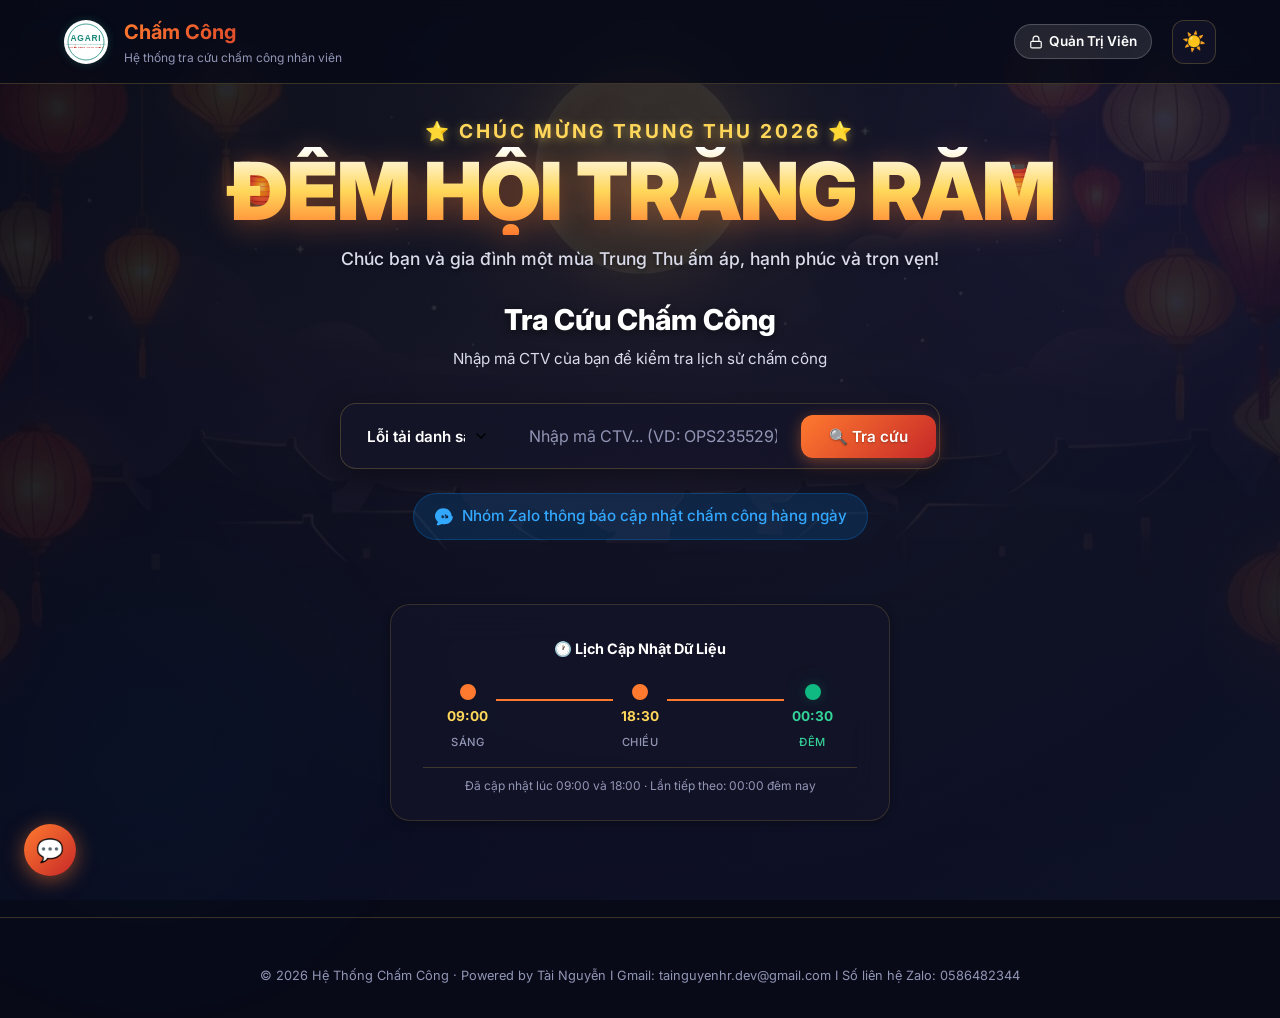
<file: index.html>
<!DOCTYPE html>
<html lang="vi" data-theme="dark">
<head>
  <meta charset="UTF-8">
  <meta name="viewport" content="width=device-width, initial-scale=1.0">
  <meta name="description" content="Hệ thống tra cứu chấm công nhân viên - Kiểm tra ngày đi làm, giờ vào ra, thống kê chuyên cần.">
  <title>Tra Cứu Chấm Công</title>
  <link rel="stylesheet" href="style.css">
  <link rel="icon" href="data:image/svg+xml,<svg xmlns='http://www.w3.org/2000/svg' viewBox='0 0 100 100'><text y='.9em' font-size='90'>📋</text></svg>">
</head>
<body>

  <!-- Mid Autumn Background Elements -->
  <div class="mid-autumn-overlay"></div>


  <!-- Header -->
  <header class="header" id="header">
    <div class="container">
      <div class="header__brand">
        <img src="logo-agari.svg" alt="AGARI" class="header__logo-img">
        <div>
          <div class="header__title">Chấm Công</div>
          <div class="header__subtitle">Hệ thống tra cứu chấm công nhân viên</div>
        </div>
      </div>
      <div class="header__actions">
        <a href="admin.html" class="btn btn--sm" style="background: rgba(255, 255, 255, 0.1); border: 1px solid rgba(255, 255, 255, 0.2); border-radius: 50px; font-size: 0.85rem; padding: 6px 14px; margin-right: 12px; text-decoration: none; display: inline-flex; align-items: center; gap: 6px; color: var(--text-primary); transition: all 0.3s ease;" onmouseover="this.style.background='rgba(255, 255, 255, 0.2)'" onmouseout="this.style.background='rgba(255, 255, 255, 0.1)'">
          <svg width="14" height="14" viewBox="0 0 24 24" fill="none" stroke="currentColor" stroke-width="2" stroke-linecap="round" stroke-linejoin="round"><rect x="3" y="11" width="18" height="11" rx="2" ry="2"></rect><path d="M7 11V7a5 5 0 0 1 10 0v4"></path></svg>
          Quản Trị Viên
        </a>
        <button class="theme-toggle" id="themeToggle" title="Đổi giao diện" aria-label="Toggle theme">
          🌙
        </button>
      </div>
    </div>
  </header>

  <!-- Announcement Banner -->
  <div class="announcement" id="announcementBanner" style="display: none;">
    <div class="container">
      <div class="announcement__inner">
        <div class="announcement__icon" id="announcementIcon">📢</div>
        <div class="announcement__content">
          <div class="announcement__title" id="announcementTitle"></div>
          <div class="announcement__message" id="announcementMessage"></div>
          <div class="announcement__time" id="announcementTime"></div>
        </div>
        <button class="announcement__close" id="announcementClose" aria-label="Đóng thông báo">✕</button>
      </div>
    </div>
  </div>

  <!-- Toast Container -->
  <div class="toast-container" id="toastContainer"></div>

  <!-- Day Detail Overlay -->
  <div class="day-detail__overlay" id="dayDetailOverlay"></div>

  <!-- Day Detail Popup -->
  <div class="day-detail" id="dayDetailPopup">
    <div class="day-detail__header">
      <div class="day-detail__title" id="dayDetailTitle"></div>
      <button class="day-detail__close" id="dayDetailClose" aria-label="Close">✕</button>
    </div>
    <div id="dayDetailContent"></div>
  </div>

  <main>
    <!-- Notice Screen (shown when no Google Sheets URL configured) -->
    <div class="setup-screen" id="setupScreen" style="display: none;">
      <div class="setup-screen__icon">🔒</div>
      <h1 class="setup-screen__title">Hệ thống chưa được cấu hình</h1>
      <p class="setup-screen__desc">
        Hệ thống chấm công chưa được kết nối dữ liệu. 
        Vui lòng liên hệ quản trị viên để được hỗ trợ cài đặt.
      </p>
    </div>

    <!-- Search Section -->
    <section class="search-section" id="searchSection" style="display: none;">
      <div class="container">

    
    <!-- Mid Autumn Banner -->
    <div class="ma-banner-container">
      <div class="ma-decor-left">🏮</div>
      <div class="ma-decor-right">🏮</div>
      <div class="ma-banner">
        <div class="ma-subtitle">⭐ CHÚC MỪNG TRUNG THU 2026 ⭐</div>
        <div class="ma-title">ĐÊM HỘI TRĂNG RẰM</div>
        <div class="ma-years">Chúc bạn và gia đình một mùa Trung Thu ấm áp, hạnh phúc và trọn vẹn!</div>
      </div>
      <div class="ma-search-title">
        <h3>Tra Cứu Chấm Công</h3>
        <p>Nhập mã CTV của bạn để kiểm tra lịch sử chấm công</p>
      </div>
    </div>

<!-- <h2 class="search-section__title">Tra Cứu Chấm Công</h2> -->
        <!-- <p class="search-section__subtitle">Nhập mã CTV của bạn để kiểm tra lịch sử chấm công</p> -->

        <div class="search-box">
          <select id="regionSelect" class="search-box__select">
            <option value="">Đang tải...</option>
          </select>
          
          <div class="search-box__divider"></div>

          <input 
            type="text" 
            class="search-box__input" 
            id="searchInput" 
            placeholder="Nhập mã CTV... (VD: OPS235529)"
            autocomplete="off"
            spellcheck="false"
          >
          
          <button class="search-box__btn" id="searchBtn" onclick="handleSearch()">
            <span class="search-box__btn-text">🔍 Tra cứu</span>
            <div class="spinner"></div>
          </button>
        </div>

        <!-- Zalo Notice -->
        <div class="zalo-notice" style="margin-top: 24px; text-align: center; animation: fadeInUp 0.4s ease-out 0.2s both;">
          <a href="https://zalo.me/g/pndcktzuttumslejcahl" target="_blank" class="zalo-link" title="Tham gia nhóm Zalo">
            <svg width="20" height="20" viewBox="0 0 24 24" fill="currentColor">
              <path d="M21.2 12.1C21.2 7 16.8 2.8 11.2 2.8 5.6 2.8 1.2 7 1.2 12.1c0 2.7 1.3 5 3.3 6.6.1.8-.3 2.1-1.2 3.6a.5.5 0 00.4.8c2.6.2 4.4-.8 5.4-1.5 1.1.3 2.3.4 3.5.4 5.6 0 10-4.2 10-9.3zm-15.3 1.7h4v-1.2h-2.3l2.4-3v-.9h-3.9v1.2h2.2l-2.4 3v.9zm6.1-1a1.8 1.8 0 11-3.6 0 1.8 1.8 0 013.6 0zm1-3h1.3v4.9h-1.3V9.8zm4.2 3a1.8 1.8 0 11-3.6 0 1.8 1.8 0 013.6 0z" />
            </svg>
            Nhóm Zalo thông báo cập nhật chấm công hàng ngày
          </a>
        </div>

        <!-- Recent Searches -->
        <div class="recent-searches" id="recentSearches" style="display: none;">
          <span class="recent-searches__label">Gần đây:</span>
        </div>

        <!-- Data Status -->
        <div class="data-status" id="dataStatus" style="display: none;">
          <span class="data-status__text" id="dataStatusText"></span>
          <button class="data-status__refresh" id="refreshBtn" onclick="refreshData()" title="Làm mới dữ liệu">🔄 Làm mới</button>
        </div>
      </div>
    </section>

    <!-- Results Section -->
    <section class="results-section" id="resultsSection" style="display: none;">
      <div class="container">

        <!-- Profile Card -->
        <div class="profile-card" id="profileCard">
          <div class="profile-card__avatar" id="profileAvatar"></div>
          <div class="profile-card__info">
            <div class="profile-card__name" id="profileName"></div>
            <div class="profile-card__code" id="profileCode"></div>
            <div class="profile-card__meta" id="profileMeta"></div>
          </div>
        </div>

        <!-- Month Navigator -->
        <div class="month-nav">
          <button class="month-nav__btn" id="prevMonth" onclick="changeMonth(-1)" aria-label="Tháng trước">◀</button>
          <div class="month-nav__label" id="monthLabel"></div>
          <button class="month-nav__btn" id="nextMonth" onclick="changeMonth(1)" aria-label="Tháng sau">▶</button>
        </div>

        <!-- Stats Grid -->
        <div class="stats-grid animate-stagger" id="statsGrid">
          <div class="stat-card stat-card--success">
            <div class="stat-card__icon">✅</div>
            <div class="stat-card__value" id="statDaysWorked">0</div>
            <div class="stat-card__label">Ca Làm Việc</div>
          </div>
          <div class="stat-card stat-card--info">
            <div class="stat-card__icon">⏱️</div>
            <div class="stat-card__value" id="statTotalHours">0h</div>
            <div class="stat-card__label">Tổng giờ làm</div>
          </div>
          <div class="stat-card stat-card--warning">
            <div class="stat-card__icon">📝</div>
            <div class="stat-card__value" id="statClaims">0</div>
            <div class="stat-card__label">Cần Claim</div>
          </div>
          <div class="stat-card stat-card--danger">
            <div class="stat-card__icon">📊</div>
            <div class="stat-card__value" id="statAttendance">0%</div>
            <div class="stat-card__label">Chuyên cần</div>
          </div>
        </div>

        <!-- Content Grid: Calendar + Table -->
        <div class="content-grid">
          <!-- Calendar Card -->
          <div class="calendar-card">
            <div class="calendar-card__title">📅 Lịch Chấm Công</div>
            <div class="calendar" id="calendar">
              <div class="calendar__header">
                <div class="calendar__day-label">T2</div>
                <div class="calendar__day-label">T3</div>
                <div class="calendar__day-label">T4</div>
                <div class="calendar__day-label">T5</div>
                <div class="calendar__day-label">T6</div>
                <div class="calendar__day-label">T7</div>
                <div class="calendar__day-label">CN</div>
              </div>
              <div class="calendar__body" id="calendarBody"></div>
            </div>
            <div class="calendar-legend">
              <div class="calendar-legend__item">
                <div class="calendar-legend__dot calendar-legend__dot--worked"></div>
                <span>Đi làm</span>
              </div>
              <div class="calendar-legend__item">
                <div class="calendar-legend__dot calendar-legend__dot--claim"></div>
                <span>Cần claim</span>
              </div>
              <div class="calendar-legend__item">
                <div class="calendar-legend__dot calendar-legend__dot--absent"></div>
                <span>Nghỉ / Chưa có</span>
              </div>
            </div>
          </div>

          <!-- Detail Table Card -->
          <div class="table-card">
            <div class="table-card__title">📋 Chi Tiết Chấm Công</div>
            <div class="detail-table-wrapper">
              <table class="detail-table" id="detailTable">
                <thead>
                  <tr>
                    <th>Ngày</th>
                    <th>Thứ</th>
                    <th>Giờ vào</th>
                    <th>Giờ ra</th>
                    <th>Tổng giờ</th>
                    <th>Ca</th>
                    <th>Trạng thái</th>
                  </tr>
                </thead>
                <tbody id="detailTableBody">
                </tbody>
              </table>
            </div>
          </div>
        </div>

      </div>
    </section>

    <!-- Empty State (no results) -->
    <div class="empty-state" id="emptyState" style="display: none;">
      <div class="empty-state__icon">🔍</div>
      <h2 class="empty-state__title">Không tìm thấy dữ liệu</h2>
      <p class="empty-state__desc" id="emptyStateDesc">
        Mã CTV không tồn tại trong hệ thống hoặc chưa có dữ liệu chấm công.
      </p>
    </div>

    <!-- Error State -->
    <div class="error-state" id="errorState" style="display: none;">
      <div class="error-state__icon">⚠️</div>
      <p class="error-state__message" id="errorMessage"></p>
    </div>
  </main>

  <!-- Update Schedule -->
  <section class="update-schedule">
    <div class="container">
      <div class="schedule-card">
        <div class="schedule-card__title">🕐 Lịch Cập Nhật Dữ Liệu</div>
        <div class="schedule-timeline">
          <div class="schedule-point" id="schedulePoint1">
            <div class="schedule-point__dot"></div>
            <div class="schedule-point__time">09:00</div>
            <div class="schedule-point__label">Sáng</div>
          </div>
          <div class="schedule-line"></div>
          <div class="schedule-point" id="schedulePoint2">
            <div class="schedule-point__dot"></div>
            <div class="schedule-point__time">18:30</div>
            <div class="schedule-point__label">Chiều</div>
          </div>
          <div class="schedule-line"></div>
          <div class="schedule-point" id="schedulePoint3">
            <div class="schedule-point__dot"></div>
            <div class="schedule-point__time">00:30</div>
            <div class="schedule-point__label">Đêm</div>
          </div>
        </div>
        <div class="schedule-card__note" id="scheduleNote">Dữ liệu được cập nhật tự động 3 lần/ngày</div>
      </div>
    </div>
  </section>

  <!-- Footer -->
  <footer class="footer">
    <div class="container">
      <p>© 2026 Hệ Thống Chấm Công · Powered by Tài Nguyễn I Gmail: tainguyenhr.dev@gmail.com I Số liên hệ Zalo: 0586482344</p>
    </div>
  </footer>

  <!-- Feedback Widget -->
  <div class="feedback-cta" id="feedbackCta">
    <div class="feedback-cta__text">Bạn thấy web dễ dùng không? 🤔<br><strong>Nhấn đánh giá giúp mình nhé!</strong></div>
    <button class="feedback-cta__close" id="feedbackCtaClose" aria-label="Đóng">✕</button>
    <div class="feedback-cta__arrow"></div>
  </div>
  <div class="feedback-fab" id="feedbackFab" title="Gửi phản hồi">
    <span class="feedback-fab__icon">💬</span>
  </div>

  <div class="feedback-panel" id="feedbackPanel">
    <div class="feedback-panel__header">
      <div class="feedback-panel__title">💬 Phản Hồi Ẩn Danh</div>
      <button class="feedback-panel__close" id="feedbackClose">✕</button>
    </div>

    <div class="feedback-panel__body">
      <!-- Submit Form -->
      <div class="feedback-form" id="feedbackForm">
        <div class="feedback-stars" id="feedbackStars">
          <span class="feedback-star" data-value="1">★</span>
          <span class="feedback-star" data-value="2">★</span>
          <span class="feedback-star" data-value="3">★</span>
          <span class="feedback-star" data-value="4">★</span>
          <span class="feedback-star" data-value="5">★</span>
        </div>
        <div class="feedback-stars__label" id="starsLabel">Chọn số sao đánh giá</div>
        <textarea class="input feedback-textarea" id="feedbackText" rows="3" placeholder="Nhập phản hồi của bạn (ẩn danh)..."></textarea>
        <button class="btn btn--primary feedback-submit" onclick="submitFeedback()">📤 Gửi phản hồi</button>
      </div>

      <!-- Feedback List -->
      <div class="feedback-list" id="feedbackList"></div>
    </div>
  </div>

  <!-- TikTok-style Floating Comments -->
  <div class="floating-comments" id="floatingComments"></div>

  <div class="feedback-overlay" id="feedbackOverlay"></div>

  <script src="app.js"></script>
</body>
</html>
</file>
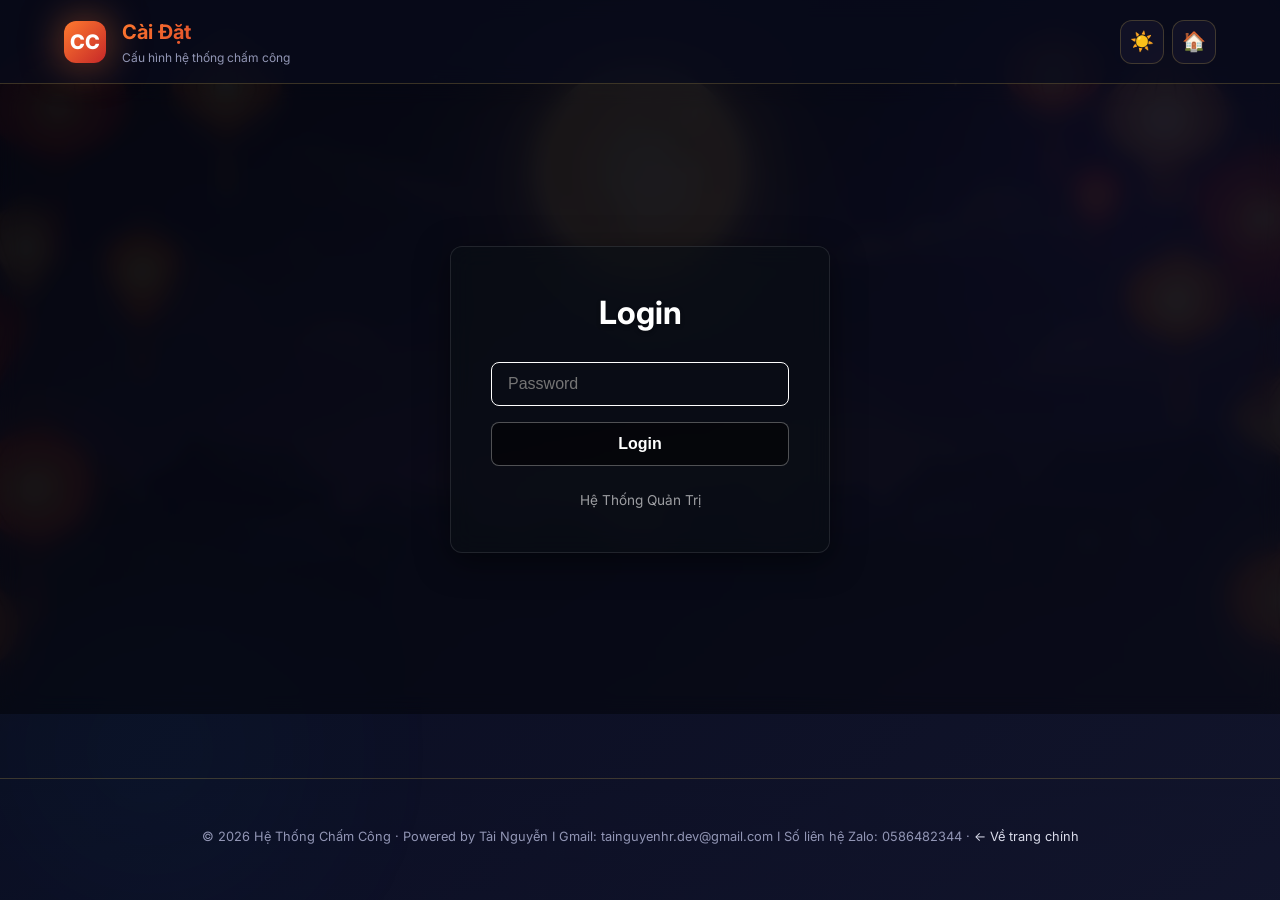
<file: admin.html>
<!DOCTYPE html>
<html lang="vi" data-theme="dark">
<head>
  <meta charset="UTF-8">
  <meta name="viewport" content="width=device-width, initial-scale=1.0">
  <meta name="description" content="Trang quản trị - Cấu hình link Google Sheets chấm công">
  <title>Cài Đặt - Chấm Công</title>
  <link rel="stylesheet" href="style.css">
  <link rel="icon" href="data:image/svg+xml,<svg xmlns='http://www.w3.org/2000/svg' viewBox='0 0 100 100'><text y='.9em' font-size='90'>⚙️</text></svg>">
</head>
<body>

  <!-- Header -->
  <header class="header">
    <div class="container">
      <div class="header__brand">
        <div class="header__logo">CC</div>
        <div>
          <div class="header__title">Cài Đặt</div>
          <div class="header__subtitle">Cấu hình hệ thống chấm công</div>
        </div>
      </div>
      <div class="header__actions">
        <button class="theme-toggle" id="themeToggle" title="Đổi giao diện" aria-label="Toggle theme">🌙</button>
        <button class="theme-toggle" id="logoutBtn" title="Đăng xuất" aria-label="Logout" style="display: none;">🚪</button>
        <a href="index.html" class="theme-toggle" title="Về trang chính" aria-label="Home">🏠</a>
      </div>
    </div>
  </header>

  <!-- Toast Container -->
  <div class="toast-container" id="toastContainer"></div>

  <!-- Login Screen -->
  <div class="setup-screen" id="loginScreen" style="background: url('https://images.unsplash.com/photo-1518531933037-91b2f5f229cc?q=80&w=2000&auto=format&fit=crop') center/cover no-repeat; padding: 0; display: flex; align-items: center; justify-content: center;">
    <div style="background: rgba(0, 0, 0, 0.4); backdrop-filter: blur(10px); -webkit-backdrop-filter: blur(10px); width: 100%; height: 100%; position: absolute; top: 0; left: 0; z-index: 0;"></div>
    
    <div style="background: rgba(10, 15, 20, 0.65); backdrop-filter: blur(12px); -webkit-backdrop-filter: blur(12px); border: 1px solid rgba(255, 255, 255, 0.1); border-radius: 12px; padding: 40px; width: 100%; max-width: 380px; position: relative; z-index: 1; box-shadow: 0 8px 32px rgba(0, 0, 0, 0.5); text-align: center;">
      <h1 style="color: white; font-size: 2rem; font-weight: 700; margin-bottom: 24px; text-shadow: 0 2px 4px rgba(0,0,0,0.3);">Login</h1>
      
      <div style="display: flex; flex-direction: column; gap: 16px;">
        <input 
          type="password" 
          id="adminPassword" 
          placeholder="Password"
          autocomplete="off"
          style="background: transparent; border: 1px solid rgba(255, 255, 255, 0.3); border-radius: 8px; padding: 12px 16px; color: white; font-size: 1rem; outline: none; transition: all 0.3s ease;"
          onfocus="this.style.borderColor='white'"
          onblur="this.style.borderColor='rgba(255,255,255,0.3)'"
        >
        <button id="loginBtn" onclick="handleLogin()" style="background: rgba(0, 0, 0, 0.5); border: 1px solid rgba(255, 255, 255, 0.3); border-radius: 8px; color: white; font-size: 1rem; font-weight: 600; padding: 12px; cursor: pointer; transition: all 0.3s ease;" onmouseover="this.style.background='rgba(255,255,255,0.1)'" onmouseout="this.style.background='rgba(0,0,0,0.5)'">
          Login
        </button>
      </div>
      
      <p id="loginError" style="color: #ff6b6b; margin-top: 16px; font-size: 0.85rem; display: none;"></p>
      
      <div style="margin-top: 24px; color: rgba(255,255,255,0.6); font-size: 0.85rem;">
        Hệ Thống Quản Trị
      </div>
    </div>
  </div>

  <!-- Admin Content (hidden until login) -->
  <div class="admin-page" id="adminContent" style="display: none;">



    <!-- Card 2: Announcement -->
    <div class="admin-card" style="animation: fadeInUp 0.45s ease-out;">
      <div class="admin-card__title">📢 Thông Báo Cho Nhân Viên</div>
      <p style="color: var(--text-secondary); font-size: 0.85rem; margin-bottom: 12px;">
        Đăng thông báo hiển thị trên trang chủ cho nhân viên (VD: đã cập nhật dữ liệu mới).
      </p>

      <div style="display: flex; gap: 8px; margin-bottom: 8px;">
        <select class="input" id="announcementIcon" style="width: 80px; flex-shrink: 0;">
          <option value="📢">📢</option>
          <option value="✅">✅</option>
          <option value="⚠️">⚠️</option>
          <option value="📅">📅</option>
          <option value="🎉">🎉</option>
          <option value="📌">📌</option>
          <option value="🔔">🔔</option>
        </select>
        <input 
          type="text" 
          class="input" 
          id="announcementTitle" 
          placeholder="Tiêu đề (VD: Cập nhật chấm công)"
          value="Cập nhật chấm công"
        >
      </div>

      <textarea 
        class="input" 
        id="announcementMessage" 
        rows="3" 
        placeholder="Nội dung thông báo (VD: Đã cập nhật dữ liệu chấm công ngày 8/6/2026, mời các bạn vào kiểm tra)"
        style="resize: vertical; font-family: var(--font-family);"
      ></textarea>

      <!-- Quick template buttons -->
      <div style="display: flex; gap: 6px; margin-top: 8px; flex-wrap: wrap;">
        <button class="btn btn--sm btn--secondary" onclick="fillAnnouncementTemplate()">⚡ Tạo nhanh thông báo hôm nay</button>
      </div>

      <div class="btn-group" style="margin-top: 12px;">
        <button class="btn btn--primary" onclick="publishAnnouncement()">📤 Đăng thông báo</button>
        <button class="btn btn--secondary" onclick="deleteAnnouncement()" style="margin-left: auto;">🗑️ Xóa thông báo</button>
      </div>

      <!-- Current announcement preview -->
      <div id="currentAnnouncement" style="display: none; margin-top: 16px; padding: 12px; background: var(--surface); border-radius: var(--radius-md); border: 1px solid var(--surface-border);">
        <div style="font-size: 0.75rem; color: var(--text-tertiary); margin-bottom: 6px; text-transform: uppercase; letter-spacing: 0.5px;">Thông báo hiện tại:</div>
        <div id="currentAnnouncementPreview"></div>
      </div>
    </div>

    <!-- Card 3: Share Link -->
    <div class="admin-card" style="animation: fadeInUp 0.5s ease-out;">
      <div class="admin-card__title">🔗 Link Chia Sẻ</div>
      <p style="color: var(--text-secondary); font-size: 0.9rem; margin-bottom: 16px;">
        Chia sẻ link này cho nhân viên để họ có thể truy cập mà không cần cấu hình lại:
      </p>
      <div style="display: flex; gap: 8px;">
        <input type="text" class="input" id="shareLink" readonly placeholder="Lưu cấu hình trước để tạo link chia sẻ">
        <button class="btn btn--secondary" onclick="copyShareLink()">📋 Copy</button>
      </div>
    </div>

    <!-- Card 3: Instructions -->
    <div class="admin-card" style="animation: fadeInUp 0.6s ease-out;">
      <div class="admin-card__title">📖 Hướng Dẫn Cài Đặt</div>
      
      <div class="admin-instructions">
        <h3>Bước 1: Publish Google Sheets</h3>
        <ol>
          <li>Mở Google Sheets chấm công trên máy tính</li>
          <li>Vào <code>File</code> → <code>Share</code> → <code>Publish to web</code></li>
          <li>Chọn sheet chứa dữ liệu chấm công</li>
          <li>Chọn format: <code>Comma-separated values (.csv)</code></li>
          <li>Nhấn <code>Publish</code></li>
          <li>Copy link được tạo ra</li>
        </ol>
      </div>

      <div class="admin-instructions" style="margin-top: 12px;">
        <h3>Bước 2: Dán link vào ô phía trên</h3>
        <ol>
          <li>Dán link vào ô <code>Link Google Sheets</code></li>
          <li>Nhấn <code>Kiểm tra kết nối</code> để xem trước dữ liệu</li>
          <li>Nếu OK, nhấn <code>Lưu cấu hình</code></li>
        </ol>
      </div>

      <div class="admin-instructions" style="margin-top: 12px;">
        <h3>💡 Mẹo</h3>
        <ol>
          <li>Bạn cũng có thể dán link Google Sheets trực tiếp (không cần publish), hệ thống sẽ tự xử lý</li>
          <li>Nếu sheet có nhiều tab, hãy dùng link publish của tab chứa dữ liệu chấm công</li>
          <li>Dữ liệu sẽ tự động cập nhật khi Google Sheets được chỉnh sửa (sau khi publish)</li>
        </ol>
      </div>
    </div>

    <!-- Card 4: Change Password -->
    <div class="admin-card" style="animation: fadeInUp 0.65s ease-out;">
      <div class="admin-card__title">🔑 Đổi Mật Khẩu Admin</div>
      <input 
        type="password" 
        class="input" 
        id="currentPwInput" 
        placeholder="Mật khẩu hiện tại"
        autocomplete="off"
        style="margin-bottom: 8px;"
      >
      <input 
        type="password" 
        class="input" 
        id="newPwInput" 
        placeholder="Mật khẩu mới"
        autocomplete="off"
        style="margin-bottom: 8px;"
      >
      <input 
        type="password" 
        class="input" 
        id="confirmPwInput" 
        placeholder="Xác nhận mật khẩu mới"
        autocomplete="off"
        style="margin-bottom: 12px;"
      >
      <button class="btn btn--primary" onclick="changePassword()">🔑 Đổi mật khẩu</button>
    </div>

    <!-- Card 5: Data Structure -->
    <div class="admin-card" style="animation: fadeInUp 0.7s ease-out;">
      <div class="admin-card__title">📊 Cấu Trúc Dữ Liệu Hỗ Trợ</div>
      <p style="color: var(--text-secondary); font-size: 0.85rem; margin-bottom: 12px;">
        Google Sheets cần chứa các cột sau (hệ thống sẽ tự nhận diện):
      </p>
      <div class="detail-table-wrapper">
        <table class="detail-table">
          <thead>
            <tr>
              <th>Cột</th>
              <th>Mô tả</th>
              <th>Bắt buộc</th>
            </tr>
          </thead>
          <tbody>
            <tr><td>Mã CTV</td><td>Mã nhân viên để tra cứu</td><td><span class="badge badge--danger">Bắt buộc</span></td></tr>
            <tr><td>Họ và tên</td><td>Tên nhân viên</td><td><span class="badge badge--danger">Bắt buộc</span></td></tr>
            <tr><td>Ngày</td><td>Ngày chấm công (YYYY-MM-DD)</td><td><span class="badge badge--danger">Bắt buộc</span></td></tr>
            <tr><td>Giờ vào thực tế</td><td>Thời gian check-in</td><td><span class="badge badge--info">Khuyến nghị</span></td></tr>
            <tr><td>Giờ ra thực tế</td><td>Thời gian check-out</td><td><span class="badge badge--info">Khuyến nghị</span></td></tr>
            <tr><td>Tổng giờ làm việc</td><td>Số giờ làm việc thực tế</td><td><span class="badge badge--info">Khuyến nghị</span></td></tr>
            <tr><td>Ca chấm công</td><td>Ca làm việc</td><td><span class="badge badge--success">Tùy chọn</span></td></tr>
            <tr><td>Claim công</td><td>Trạng thái claim</td><td><span class="badge badge--success">Tùy chọn</span></td></tr>
            <tr><td>Bộ phận, Team, ...</td><td>Thông tin bổ sung</td><td><span class="badge badge--success">Tùy chọn</span></td></tr>
          </tbody>
        </table>
      </div>
    </div>

  </div>

  <!-- Footer -->
  <footer class="footer">
    <div class="container">
      <p>© 2026 Hệ Thống Chấm Công · Powered by Tài Nguyễn I Gmail: tainguyenhr.dev@gmail.com I Số liên hệ Zalo: 0586482344 · <a href="index.html">← Về trang chính</a></p>
    </div>
  </footer>

  <script>
    // ============ Constants ============
    const STORAGE_KEYS = {
      SHEET_URL: 'attendance_sheet_url',
      THEME: 'attendance_theme',
      ADMIN_PW_HASH: 'attendance_admin_pw_hash',
      ANNOUNCEMENT: 'attendance_announcement',
    };

    // Default password: admin@2026
    const DEFAULT_PW_HASH = '8b3ce0c3977ee6e8d53efeb1fb5b4f82bfb85e44b706c4eded197bd78875da67';

    // ============ Init ============
    document.addEventListener('DOMContentLoaded', () => {
      initTheme();
      checkAuth();
    });

    function initTheme() {
      const savedTheme = localStorage.getItem(STORAGE_KEYS.THEME) || 'dark';
      document.documentElement.setAttribute('data-theme', savedTheme);
      updateThemeIcon(savedTheme);

      document.getElementById('themeToggle').addEventListener('click', () => {
        const current = document.documentElement.getAttribute('data-theme');
        const next = current === 'dark' ? 'light' : 'dark';
        document.documentElement.setAttribute('data-theme', next);
        localStorage.setItem(STORAGE_KEYS.THEME, next);
        updateThemeIcon(next);
      });
    }

    function updateThemeIcon(theme) {
      document.getElementById('themeToggle').textContent = theme === 'dark' ? '☀️' : '🌙';
    }

    function loadSavedConfig() {
      const savedUrl = localStorage.getItem(STORAGE_KEYS.SHEET_URL) || '';
      document.getElementById('sheetUrlInput').value = savedUrl;
      updateShareLink(savedUrl);
    }

    // ============ Auth ============
    async function hashPassword(pw) {
      const encoder = new TextEncoder();
      const data = encoder.encode(pw);
      const hashBuffer = await crypto.subtle.digest('SHA-256', data);
      const hashArray = Array.from(new Uint8Array(hashBuffer));
      return hashArray.map(b => b.toString(16).padStart(2, '0')).join('');
    }

    function getStoredHash() {
      return localStorage.getItem(STORAGE_KEYS.ADMIN_PW_HASH) || DEFAULT_PW_HASH;
    }

    function checkAuth() {
      // Emergency password reset
      const urlParams = new URLSearchParams(window.location.search);
      if (urlParams.get('reset') === 'true') {
        localStorage.removeItem(STORAGE_KEYS.ADMIN_PW_HASH);
        alert('Mật khẩu Admin đã được đặt lại về mặc định: admin@2026');
        window.location.href = window.location.pathname;
        return;
      }

      const isLoggedIn = sessionStorage.getItem('admin_authenticated') === 'true';
      if (isLoggedIn) {
        showAdminContent();
      } else {
        showLoginScreen();
      }
    }

    function showLoginScreen() {
      document.getElementById('loginScreen').style.display = 'flex';
      document.getElementById('adminContent').style.display = 'none';
      document.getElementById('logoutBtn').style.display = 'none';
      setTimeout(() => document.getElementById('adminPassword')?.focus(), 100);
    }

    function showAdminContent() {
      document.getElementById('loginScreen').style.display = 'none';
      document.getElementById('adminContent').style.display = 'block';
      document.getElementById('logoutBtn').style.display = 'flex';
      loadSavedConfig();
      loadCurrentAnnouncement();
    }

    async function handleLogin() {
      const pw = document.getElementById('adminPassword').value;
      const errorEl = document.getElementById('loginError');

      if (!pw) {
        errorEl.textContent = 'Vui lòng nhập mật khẩu.';
        errorEl.style.display = 'block';
        return;
      }

      const inputHash = await hashPassword(pw);
      const storedHash = getStoredHash();

      if (inputHash === storedHash) {
        sessionStorage.setItem('admin_authenticated', 'true');
        errorEl.style.display = 'none';
        showAdminContent();
        showToast('Đăng nhập thành công!', 'success');
      } else {
        errorEl.textContent = 'Mật khẩu không đúng. Vui lòng thử lại.';
        errorEl.style.display = 'block';
        document.getElementById('adminPassword').value = '';
        document.getElementById('adminPassword').focus();
      }
    }

    function handleLogout() {
      sessionStorage.removeItem('admin_authenticated');
      document.getElementById('adminPassword').value = '';
      showLoginScreen();
      showToast('Đã đăng xuất', 'warning');
    }

    async function changePassword() {
      const currentPw = document.getElementById('currentPwInput').value;
      const newPw = document.getElementById('newPwInput').value;
      const confirmPw = document.getElementById('confirmPwInput').value;

      if (!currentPw || !newPw || !confirmPw) {
        showToast('Vui lòng điền đầy đủ các ô.', 'error');
        return;
      }

      const currentHash = await hashPassword(currentPw);
      if (currentHash !== getStoredHash()) {
        showToast('Mật khẩu hiện tại không đúng!', 'error');
        return;
      }

      if (newPw.length < 6) {
        showToast('Mật khẩu mới phải có ít nhất 6 ký tự.', 'error');
        return;
      }

      if (newPw !== confirmPw) {
        showToast('Mật khẩu mới và xác nhận không khớp!', 'error');
        return;
      }

      const newHash = await hashPassword(newPw);
      localStorage.setItem(STORAGE_KEYS.ADMIN_PW_HASH, newHash);

      document.getElementById('currentPwInput').value = '';
      document.getElementById('newPwInput').value = '';
      document.getElementById('confirmPwInput').value = '';

      showToast('Đổi mật khẩu thành công!', 'success');
    }

    // Logout button & Enter key for login
    document.addEventListener('DOMContentLoaded', () => {
      document.getElementById('logoutBtn')?.addEventListener('click', handleLogout);
      document.getElementById('adminPassword')?.addEventListener('keydown', (e) => {
        if (e.key === 'Enter') handleLogin();
      });
    });

    // ============ Announcement ============
    function loadCurrentAnnouncement() {
      try {
        const raw = localStorage.getItem(STORAGE_KEYS.ANNOUNCEMENT);
        const container = document.getElementById('currentAnnouncement');
        const preview = document.getElementById('currentAnnouncementPreview');

        if (!raw) {
          container.style.display = 'none';
          return;
        }

        const ann = JSON.parse(raw);
        const postedDate = new Date(ann.timestamp);
        const dateStr = `${String(postedDate.getDate()).padStart(2, '0')}/${String(postedDate.getMonth() + 1).padStart(2, '0')}/${postedDate.getFullYear()} ${String(postedDate.getHours()).padStart(2, '0')}:${String(postedDate.getMinutes()).padStart(2, '0')}`;

        container.style.display = 'block';
        preview.innerHTML = `
          <div style="display: flex; align-items: center; gap: 8px; margin-bottom: 4px;">
            <span style="font-size: 1.2rem;">${ann.icon || '\ud83d\udce2'}</span>
            <strong style="color: var(--primary-light);">${ann.title || 'Th\u00f4ng b\u00e1o'}</strong>
          </div>
          <div style="font-size: 0.85rem; color: var(--text-primary); margin-bottom: 4px;">${ann.message}</div>
          <div style="font-size: 0.75rem; color: var(--text-tertiary);">Đ\u0103ng l\u00fac: ${dateStr}</div>
        `;
      } catch {
        document.getElementById('currentAnnouncement').style.display = 'none';
      }
    }

    function fillAnnouncementTemplate() {
      const tomorrow = new Date();
      tomorrow.setDate(tomorrow.getDate());
      const dateStr = `${tomorrow.getDate()}/${tomorrow.getMonth() + 1}/${tomorrow.getFullYear()}`;

      document.getElementById('announcementIcon').value = '\u2705';
      document.getElementById('announcementTitle').value = 'C\u1eadp nh\u1eadt ch\u1ea5m c\u00f4ng';
      document.getElementById('announcementMessage').value = `\u0110\u00e3 c\u1eadp nh\u1eadt d\u1eef li\u1ec7u ch\u1ea5m c\u00f4ng ng\u00e0y ${dateStr}, m\u1eddi c\u00e1c b\u1ea1n v\u00e0o ki\u1ec3m tra.`;
      showToast('\u0110\u00e3 t\u1ea1o m\u1eabu th\u00f4ng b\u00e1o!', 'success');
    }

    function publishAnnouncement() {
      const icon = document.getElementById('announcementIcon').value;
      const title = document.getElementById('announcementTitle').value.trim();
      const message = document.getElementById('announcementMessage').value.trim();

      if (!message) {
        showToast('Vui l\u00f2ng nh\u1eadp n\u1ed9i dung th\u00f4ng b\u00e1o.', 'error');
        return;
      }

      const announcement = {
        icon: icon,
        title: title || 'Th\u00f4ng b\u00e1o',
        message: message,
        timestamp: new Date().toISOString(),
      };

      localStorage.setItem(STORAGE_KEYS.ANNOUNCEMENT, JSON.stringify(announcement));
      loadCurrentAnnouncement();
      showToast('\u0110\u00e3 \u0111\u0103ng th\u00f4ng b\u00e1o th\u00e0nh c\u00f4ng!', 'success');
    }

    function deleteAnnouncement() {
      if (!localStorage.getItem(STORAGE_KEYS.ANNOUNCEMENT)) {
        showToast('Kh\u00f4ng c\u00f3 th\u00f4ng b\u00e1o n\u00e0o \u0111\u1ec3 x\u00f3a.', 'warning');
        return;
      }

      if (!confirm('B\u1ea1n c\u00f3 ch\u1eafc mu\u1ed1n x\u00f3a th\u00f4ng b\u00e1o?')) return;

      localStorage.removeItem(STORAGE_KEYS.ANNOUNCEMENT);
      document.getElementById('announcementMessage').value = '';
      document.getElementById('currentAnnouncement').style.display = 'none';
      showToast('\u0110\u00e3 x\u00f3a th\u00f4ng b\u00e1o.', 'success');
    }

    // ============ Save Config ============
    function saveConfig() {
      const url = document.getElementById('sheetUrlInput').value.trim();
      if (!url) {
        showToast('Vui lòng nhập link Google Sheets', 'error');
        return;
      }

      localStorage.setItem(STORAGE_KEYS.SHEET_URL, url);
      updateShareLink(url);
      showToast('Đã lưu cấu hình thành công!', 'success');
    }

    // ============ Clear Config ============
    function clearConfig() {
      if (!confirm('Bạn có chắc muốn xóa cấu hình?')) return;
      localStorage.removeItem(STORAGE_KEYS.SHEET_URL);
      document.getElementById('sheetUrlInput').value = '';
      document.getElementById('shareLink').value = '';
      document.getElementById('dataPreview').style.display = 'none';
      document.getElementById('connectionStatus').style.display = 'none';
      showToast('Đã xóa cấu hình', 'warning');
    }

    // ============ Test Connection ============
    async function testConnection() {
      const url = document.getElementById('sheetUrlInput').value.trim();
      if (!url) {
        showToast('Vui lòng nhập link Google Sheets trước', 'error');
        return;
      }

      const statusEl = document.getElementById('connectionStatus');
      statusEl.style.display = 'block';
      statusEl.innerHTML = '<div style="text-align: center; padding: 16px; color: var(--text-secondary);"><div class="spinner" style="margin: 0 auto 8px;"></div>Đang kết nối...</div>';

      try {
        const csvUrl = convertToCSVUrl(url);
        const response = await fetch(csvUrl);

        if (!response.ok) {
          throw new Error(`HTTP ${response.status}`);
        }

        const csvText = await response.text();
        const data = parseCSV(csvText);

        if (data.length === 0) {
          throw new Error('Không có dữ liệu');
        }

        statusEl.innerHTML = `
          <div style="padding: 12px; background: var(--success-bg); border: 1px solid var(--success-border); border-radius: var(--radius-md); color: var(--success-light);">
            ✅ Kết nối thành công! Tìm thấy <strong>${data.length}</strong> bản ghi.
          </div>
        `;

        // Show preview
        showPreview(data);
        showToast(`Kết nối thành công! ${data.length} bản ghi`, 'success');

      } catch (error) {
        statusEl.innerHTML = `
          <div style="padding: 12px; background: var(--danger-bg); border: 1px solid var(--danger-border); border-radius: var(--radius-md); color: var(--danger-light);">
            ❌ Lỗi kết nối: ${error.message}<br>
            <small>Hãy chắc chắn Google Sheets đã được Publish to web hoặc quyền truy cập là "Anyone with the link".</small>
          </div>
        `;
        showToast('Lỗi kết nối', 'error');
      }
    }

    // ============ Preview ============
    function showPreview(data) {
      const preview = document.getElementById('dataPreview');
      const thead = document.getElementById('previewTableHead');
      const tbody = document.getElementById('previewTableBody');

      preview.style.display = 'block';

      // Show first 5 rows with key columns
      const previewCols = ['Mã CTV', 'Họ và tên', 'Ngày', 'Giờ vào thực tế', 'Giờ ra thực tế', 'Tổng giờ làm việc', 'Claim công'];
      
      thead.innerHTML = '<tr>' + previewCols.map(c => `<th>${c}</th>`).join('') + '</tr>';

      const rows = data.slice(0, 5);
      tbody.innerHTML = rows.map(row => {
        return '<tr>' + previewCols.map(col => `<td>${row[col] || '-'}</td>`).join('') + '</tr>';
      }).join('');
    }

    // ============ Share Link ============
    function updateShareLink(url) {
      if (!url) {
        document.getElementById('shareLink').value = '';
        return;
      }

      const baseUrl = window.location.href.replace('admin.html', 'index.html').split('?')[0];
      const shareUrl = `${baseUrl}?sheet=${encodeURIComponent(url)}`;
      document.getElementById('shareLink').value = shareUrl;
    }

    function copyShareLink() {
      const input = document.getElementById('shareLink');
      if (!input.value) {
        showToast('Lưu cấu hình trước để tạo link chia sẻ', 'warning');
        return;
      }

      navigator.clipboard.writeText(input.value).then(() => {
        showToast('Đã copy link chia sẻ!', 'success');
      }).catch(() => {
        input.select();
        document.execCommand('copy');
        showToast('Đã copy link chia sẻ!', 'success');
      });
    }

    // ============ CSV Helpers (reused from app.js) ============
    function convertToCSVUrl(url) {
      if (url.includes('/pub?') && url.includes('output=csv')) return url;
      if (url.includes('/export?') && url.includes('format=csv')) return url;

      let spreadsheetId = '';
      const match = url.match(/\/spreadsheets\/d\/([a-zA-Z0-9-_]+)/);
      if (match) spreadsheetId = match[1];

      if (!spreadsheetId && /^[a-zA-Z0-9-_]{20,}$/.test(url.trim())) {
        spreadsheetId = url.trim();
      }

      if (!spreadsheetId) {
        throw new Error('Không nhận diện được link Google Sheets');
      }

      const gidMatch = url.match(/[#&?]gid=(\d+)/);
      const gid = gidMatch ? gidMatch[1] : '0';

      return `https://docs.google.com/spreadsheets/d/${spreadsheetId}/export?format=csv&gid=${gid}`;
    }

    function parseCSV(csvText) {
      const lines = csvText.split('\n');
      if (lines.length < 2) return [];

      const headers = parseCSVLine(lines[0]);
      const data = [];

      for (let i = 1; i < lines.length; i++) {
        const line = lines[i].trim();
        if (!line) continue;

        const values = parseCSVLine(line);
        const row = {};

        for (let j = 0; j < headers.length; j++) {
          row[headers[j]] = (values[j] || '').trim();
        }

        if (row['Mã CTV']) {
          data.push(row);
        }
      }

      return data;
    }

    function parseCSVLine(line) {
      const result = [];
      let current = '';
      let inQuotes = false;

      for (let i = 0; i < line.length; i++) {
        const char = line[i];
        const nextChar = line[i + 1];

        if (inQuotes) {
          if (char === '"' && nextChar === '"') {
            current += '"';
            i++;
          } else if (char === '"') {
            inQuotes = false;
          } else {
            current += char;
          }
        } else {
          if (char === '"') {
            inQuotes = true;
          } else if (char === ',') {
            result.push(current);
            current = '';
          } else {
            current += char;
          }
        }
      }

      result.push(current);
      return result;
    }

    // ============ Toast ============
    function showToast(message, type = 'success') {
      const container = document.getElementById('toastContainer');
      const toast = document.createElement('div');
      toast.className = `toast toast--${type}`;
      const icons = { success: '✅', error: '❌', warning: '⚠️' };
      toast.innerHTML = `
        <span class="toast__icon">${icons[type] || '📢'}</span>
        <span class="toast__message">${message}</span>
      `;
      container.appendChild(toast);

      setTimeout(() => {
        toast.style.opacity = '0';
        toast.style.transform = 'translateX(100px)';
        toast.style.transition = 'all 0.3s ease-out';
        setTimeout(() => toast.remove(), 300);
      }, 3500);
    }
  </script>
</body>
</html>
</file>
<file: style.css>
/* ============================================
   DESIGN SYSTEM - Web App Chấm Công
   Premium Dark Glassmorphism Theme
   ============================================ */

@import url('https://fonts.googleapis.com/css2?family=Inter:wght@300;400;500;600;700;800;900&display=swap');

/* ---------- CSS Variables ---------- */
:root {
  /* Colors */
  --bg-primary: #0a0a1a;
  --bg-secondary: #0f0f2d;
  --bg-gradient: linear-gradient(135deg, #0a0a1a 0%, #0f1029 50%, #1a0a2e 100%);

  --surface: rgba(255, 255, 255, 0.04);
  --surface-hover: rgba(255, 255, 255, 0.08);
  --surface-active: rgba(255, 255, 255, 0.12);
  --surface-border: rgba(255, 255, 255, 0.08);

  --glass: rgba(255, 255, 255, 0.06);
  --glass-border: rgba(255, 255, 255, 0.1);
  --glass-blur: 20px;

  --primary: #7c3aed;
  --primary-light: #a78bfa;
  --primary-gradient: linear-gradient(135deg, #6366f1, #8b5cf6, #a855f7);
  --primary-glow: rgba(124, 58, 237, 0.3);

  --accent: #22d3ee;
  --accent-light: #67e8f9;
  --accent-glow: rgba(34, 211, 238, 0.3);

  --success: #10b981;
  --success-light: #34d399;
  --success-bg: rgba(16, 185, 129, 0.15);
  --success-border: rgba(16, 185, 129, 0.3);

  --warning: #f59e0b;
  --warning-light: #fbbf24;
  --warning-bg: rgba(245, 158, 11, 0.15);
  --warning-border: rgba(245, 158, 11, 0.3);

  --danger: #ef4444;
  --danger-light: #f87171;
  --danger-bg: rgba(239, 68, 68, 0.15);
  --danger-border: rgba(239, 68, 68, 0.3);

  --info: #3b82f6;
  --info-bg: rgba(59, 130, 246, 0.15);

  --text-primary: #f1f5f9;
  --text-secondary: #94a3b8;
  --text-tertiary: #64748b;
  --text-inverse: #0f172a;

  /* Spacing */
  --space-xs: 4px;
  --space-sm: 8px;
  --space-md: 16px;
  --space-lg: 24px;
  --space-xl: 32px;
  --space-2xl: 48px;
  --space-3xl: 64px;

  /* Border Radius */
  --radius-sm: 8px;
  --radius-md: 12px;
  --radius-lg: 16px;
  --radius-xl: 20px;
  --radius-2xl: 24px;
  --radius-full: 9999px;

  /* Shadows */
  --shadow-sm: 0 2px 8px rgba(0, 0, 0, 0.3);
  --shadow-md: 0 4px 16px rgba(0, 0, 0, 0.4);
  --shadow-lg: 0 8px 32px rgba(0, 0, 0, 0.5);
  --shadow-glow: 0 0 40px var(--primary-glow);

  /* Transitions */
  --transition-fast: 150ms cubic-bezier(0.4, 0, 0.2, 1);
  --transition-base: 250ms cubic-bezier(0.4, 0, 0.2, 1);
  --transition-slow: 400ms cubic-bezier(0.4, 0, 0.2, 1);
  --transition-spring: 500ms cubic-bezier(0.34, 1.56, 0.64, 1);

  /* Font */
  --font-family: 'Inter', -apple-system, BlinkMacSystemFont, 'Segoe UI', sans-serif;

  /* Z-index */
  --z-dropdown: 100;
  --z-modal: 200;
  --z-toast: 300;
}

/* Light mode overrides */
[data-theme="light"] {
  --bg-primary: #f0f2f5;
  --bg-secondary: #e8eaed;
  --bg-gradient: linear-gradient(135deg, #f0f2f5 0%, #e8ecf4 50%, #f0e8f5 100%);
  --surface: rgba(255, 255, 255, 0.8);
  --surface-hover: rgba(255, 255, 255, 0.95);
  --surface-active: rgba(255, 255, 255, 1);
  --surface-border: rgba(0, 0, 0, 0.08);
  --glass: rgba(255, 255, 255, 0.7);
  --glass-border: rgba(0, 0, 0, 0.1);
  --text-primary: #0f172a;
  --text-secondary: #475569;
  --text-tertiary: #94a3b8;
  --shadow-sm: 0 2px 8px rgba(0, 0, 0, 0.08);
  --shadow-md: 0 4px 16px rgba(0, 0, 0, 0.1);
  --shadow-lg: 0 8px 32px rgba(0, 0, 0, 0.12);
}

/* ---------- Reset & Base ---------- */
*,
*::before,
*::after {
  margin: 0;
  padding: 0;
  box-sizing: border-box;
}

html {
  font-size: 16px;
  scroll-behavior: smooth;
  -webkit-font-smoothing: antialiased;
  -moz-osx-font-smoothing: grayscale;
  scrollbar-width: thin;
  scrollbar-color: var(--surface-border) transparent;
}

body {
  font-family: var(--font-family);
  background: var(--bg-gradient);
  color: var(--text-primary);
  min-height: 100vh;
  min-height: 100dvh;
  line-height: 1.6;
  overflow-x: hidden;
  position: relative;
  transition: background 0.6s cubic-bezier(0.4, 0, 0.2, 1), color 0.6s cubic-bezier(0.4, 0, 0.2, 1);
}

/* Screen Entrance Animation */
@keyframes screenFadeIn {
  0% {
    opacity: 0;
    transform: translateY(20px) scale(0.98);
  }
  100% {
    opacity: 1;
    transform: translateY(0) scale(1);
  }
}

/* Animated background orbs */
body::before,
body::after {
  content: '';
  position: fixed;
  border-radius: 50%;
  filter: blur(120px);
  opacity: 0.4;
  pointer-events: none;
  z-index: -1;
  animation: float 20s ease-in-out infinite;
}

body::before {
  width: 500px;
  height: 500px;
  background: radial-gradient(circle, rgba(124, 58, 237, 0.3), transparent 70%);
  top: -100px;
  right: -100px;
}

body::after {
  width: 400px;
  height: 400px;
  background: radial-gradient(circle, rgba(34, 211, 238, 0.2), transparent 70%);
  bottom: -50px;
  left: -50px;
  animation-delay: -10s;
}

@keyframes float {
  0%, 100% { transform: translate(0, 0) scale(1); }
  33% { transform: translate(30px, -30px) scale(1.1); }
  66% { transform: translate(-20px, 20px) scale(0.9); }
}

a {
  color: var(--primary-light);
  text-decoration: none;
  transition: color var(--transition-fast);
}
a:hover {
  color: var(--accent);
}

/* ---------- Layout ---------- */
.container {
  max-width: 1200px;
  margin: 0 auto;
  padding: 0 var(--space-lg);
}

/* ---------- Header / Navbar ---------- */
.header {
  position: sticky;
  top: 0;
  z-index: var(--z-dropdown);
  background: var(--glass);
  -webkit-backdrop-filter: blur(var(--glass-blur));
  backdrop-filter: blur(var(--glass-blur));
  -webkit-backdrop-filter: blur(var(--glass-blur));
  border-bottom: 1px solid var(--glass-border);
  padding: var(--space-md) 0;
}

.header .container {
  display: flex;
  align-items: center;
  justify-content: space-between;
}

.header__brand {
  display: flex;
  align-items: center;
  gap: var(--space-md);
}

.header__logo {
  width: 42px;
  height: 42px;
  background: var(--primary-gradient);
  border-radius: var(--radius-md);
  display: flex;
  align-items: center;
  justify-content: center;
  font-size: 1.25rem;
  font-weight: 800;
  color: white;
  box-shadow: var(--shadow-glow);
}

.header__logo-img {
  width: 44px;
  height: 44px;
  border-radius: 50%;
  object-fit: contain;
  background: white;
  padding: 2px;
  box-shadow: 0 0 10px rgba(26, 138, 122, 0.3);
}

.header__title {
  font-size: 1.25rem;
  font-weight: 700;
  background: var(--primary-gradient);
  -webkit-background-clip: text;
  -webkit-text-fill-color: transparent;
  background-clip: text;
}

.header__subtitle {
  font-size: 0.75rem;
  color: var(--text-tertiary);
  font-weight: 400;
}

.header__actions {
  display: flex;
  align-items: center;
  gap: var(--space-sm);
}

/* ---------- Theme Toggle ---------- */
.theme-toggle {
  width: 44px;
  height: 44px;
  border-radius: var(--radius-md);
  border: 1px solid var(--surface-border);
  background: var(--surface);
  color: var(--text-secondary);
  cursor: pointer;
  display: flex;
  align-items: center;
  justify-content: center;
  font-size: 1.2rem;
  transition: all var(--transition-fast);
}

.theme-toggle:hover {
  background: var(--surface-hover);
  color: var(--text-primary);
  transform: rotate(15deg);
}

/* ---------- Setup Screen ---------- */
.setup-screen {
  display: flex;
  flex-direction: column;
  align-items: center;
  justify-content: center;
  min-height: 70vh;
  text-align: center;
  padding: var(--space-2xl);
  animation: screenFadeIn 0.6s cubic-bezier(0.16, 1, 0.3, 1) forwards;
}

.setup-screen__icon {
  font-size: 4rem;
  margin-bottom: var(--space-lg);
  animation: pulse 2s ease-in-out infinite;
}

.setup-screen__title {
  font-size: 1.75rem;
  font-weight: 700;
  margin-bottom: var(--space-sm);
}

.setup-screen__desc {
  color: var(--text-secondary);
  margin-bottom: var(--space-xl);
  max-width: 500px;
  line-height: 1.8;
}

.setup-screen__input-group {
  width: 100%;
  max-width: 600px;
  display: flex;
  gap: var(--space-sm);
}

.setup-screen__input-group input {
  flex: 1;
}

/* ---------- Announcement Banner ---------- */
.announcement {
  padding: var(--space-md) 0;
  animation: slideDown 0.5s ease-out;
}

.announcement__inner {
  display: flex;
  align-items: flex-start;
  gap: var(--space-md);
  padding: var(--space-md) var(--space-lg);
  background: linear-gradient(135deg, rgba(99, 102, 241, 0.12), rgba(139, 92, 246, 0.08));
  border: 1px solid rgba(99, 102, 241, 0.25);
  border-radius: var(--radius-lg);
  position: relative;
  overflow: hidden;
}

.announcement__inner::before {
  content: '';
  position: absolute;
  top: 0;
  left: 0;
  right: 0;
  height: 2px;
  background: var(--primary-gradient);
}

.announcement__icon {
  font-size: 1.5rem;
  flex-shrink: 0;
  animation: pulse 2s ease-in-out infinite;
  margin-top: 2px;
}

.announcement__content {
  flex: 1;
  min-width: 0;
}

.announcement__title {
  font-size: 0.9rem;
  font-weight: 700;
  color: var(--primary-light);
  margin-bottom: 2px;
}

.announcement__message {
  font-size: 0.85rem;
  color: var(--text-primary);
  line-height: 1.6;
}

.announcement__time {
  font-size: 0.75rem;
  color: var(--text-tertiary);
  margin-top: 4px;
}

.announcement__close {
  width: 28px;
  height: 28px;
  border-radius: var(--radius-sm);
  border: 1px solid transparent;
  background: transparent;
  color: var(--text-tertiary);
  cursor: pointer;
  font-size: 0.9rem;
  display: flex;
  align-items: center;
  justify-content: center;
  transition: all var(--transition-fast);
  flex-shrink: 0;
  font-family: var(--font-family);
}

.announcement__close:hover {
  background: var(--surface-hover);
  color: var(--text-primary);
  border-color: var(--surface-border);
}

@keyframes slideDown {
  from {
    opacity: 0;
    transform: translateY(-20px);
  }
  to {
    opacity: 1;
    transform: translateY(0);
  }
}

/* ---------- Search Section ---------- */
.search-section {
  padding: var(--space-xxl) 0 var(--space-xl);
  text-align: center;
  animation: screenFadeIn 0.6s cubic-bezier(0.16, 1, 0.3, 1) forwards;
}

.search-section__title {
  font-size: 2rem;
  font-weight: 800;
  margin-bottom: var(--space-xs);
  background: linear-gradient(135deg, var(--text-primary), var(--primary-light));
  -webkit-background-clip: text;
  -webkit-text-fill-color: transparent;
  background-clip: text;
}

.search-section__subtitle {
  color: var(--text-secondary);
  margin-bottom: var(--space-xl);
  font-size: 0.95rem;
}

.search-box {
  display: flex;
  align-items: center;
  max-width: 600px;
  margin: 0 auto;
  background: var(--glass);
  -webkit-backdrop-filter: blur(var(--glass-blur));
  backdrop-filter: blur(var(--glass-blur));
  border: 1px solid var(--glass-border);
  border-radius: 50px;
  padding: 6px;
  transition: all var(--transition-base), background 0.6s ease, border-color 0.6s ease, box-shadow 0.6s ease;
  box-shadow: var(--shadow-md);
}

.search-box:focus-within {
  border-color: var(--primary);
  box-shadow: var(--shadow-glow);
}

.search-box__select {
  background: transparent;
  border: none;
  padding: 12px 16px 12px 20px;
  color: var(--text-primary);
  font-family: var(--font-family);
  font-size: 0.95rem;
  font-weight: 600;
  cursor: pointer;
  outline: none;
  appearance: none;
  -webkit-appearance: none;
  background-image: url("data:image/svg+xml,%3Csvg xmlns='http://www.w3.org/2000/svg' width='16' height='16' viewBox='0 0 24 24' fill='none' stroke='currentColor' stroke-width='2' stroke-linecap='round' stroke-linejoin='round'%3E%3Cpolyline points='6 9 12 15 18 9'%3E%3C/polyline%3E%3C/svg%3E");
  background-repeat: no-repeat;
  background-position: right 8px center;
  padding-right: 32px;
  min-width: 150px;
}
.search-box__select:focus {
  outline: none;
}
.search-box__select option {
  background: var(--surface);
  color: var(--text-primary);
}

.search-box__divider {
  width: 1px;
  height: 24px;
  background: var(--surface-border);
  margin: 0 4px;
}

.search-box__input {
  flex: 1;
  background: transparent;
  border: none;
  padding: var(--space-md) var(--space-lg);
  font-size: 1rem;
  font-family: var(--font-family);
  color: var(--text-primary);
  outline: none;
}

.search-box__input::placeholder {
  color: var(--text-tertiary);
}

.search-box__btn {
  padding: 12px 28px;
  background: var(--primary-gradient);
  color: white;
  border: none;
  border-radius: 50px;
  font-size: 0.95rem;
  font-weight: 600;
  font-family: var(--font-family);
  cursor: pointer;
  transition: all var(--transition-fast);
  display: flex;
  align-items: center;
  gap: var(--space-sm);
  white-space: nowrap;
}

.search-box__btn:hover {
  transform: translateY(-1px);
  box-shadow: 0 4px 20px var(--primary-glow);
}

.search-box__btn:active {
  transform: translateY(0);
}

.search-box__btn .spinner {
  display: none;
}

.search-box__btn.loading .spinner {
  display: inline-block;
}

.search-box__btn.loading .btn-text {
  display: none;
}

/* Recent searches */
.recent-searches {
  display: flex;
  align-items: center;
  justify-content: center;
  gap: var(--space-sm);
  margin-top: var(--space-md);
  flex-wrap: wrap;
}

.recent-searches__label {
  font-size: 0.8rem;
  color: var(--text-tertiary);
}

.recent-tag {
  padding: 4px 12px;
  background: var(--surface);
  border: 1px solid var(--surface-border);
  border-radius: var(--radius-full);
  font-size: 0.8rem;
  color: var(--text-secondary);
  cursor: pointer;
  transition: all var(--transition-fast);
  font-family: var(--font-family);
}

.recent-tag:hover {
  background: var(--surface-hover);
  color: var(--primary-light);
  border-color: var(--primary);
}

/* ---------- Data Status ---------- */
.data-status {
  display: flex;
  align-items: center;
  justify-content: center;
  gap: var(--space-sm);
  margin-top: var(--space-md);
  padding: 6px 14px;
  border-radius: var(--radius-full);
  background: var(--surface);
  border: 1px solid var(--surface-border);
  width: fit-content;
  margin-left: auto;
  margin-right: auto;
}

.data-status__text {
  font-size: 0.75rem;
  color: var(--text-tertiary);
}

.data-status__refresh {
  background: none;
  border: none;
  color: var(--text-secondary);
  cursor: pointer;
  font-size: 0.75rem;
  font-family: var(--font-family);
  padding: 2px 8px;
  border-radius: var(--radius-sm);
  transition: all var(--transition-fast);
  display: flex;
  align-items: center;
  gap: 4px;
}

.data-status__refresh:hover {
  color: var(--primary-light);
  background: var(--surface-hover);
}

.data-status__refresh.spinning {
  pointer-events: none;
  animation: spin 0.8s linear infinite;
}

.zalo-link {
  display: inline-flex;
  align-items: center;
  gap: 8px;
  background: rgba(0, 104, 255, 0.1);
  color: #0068FF;
  padding: 10px 20px;
  border-radius: 50px;
  text-decoration: none;
  font-weight: 500;
  font-size: 0.95rem;
  transition: all 0.3s ease;
  border: 1px solid rgba(0, 104, 255, 0.2);
}

.zalo-link:hover {
  background: rgba(0, 104, 255, 0.15);
  transform: translateY(-2px);
  box-shadow: 0 4px 12px rgba(0, 104, 255, 0.15);
}

[data-theme="dark"] .zalo-link {
  background: rgba(0, 144, 255, 0.15);
  color: #33a8ff;
  border: 1px solid rgba(0, 144, 255, 0.25);
}

[data-theme="dark"] .zalo-link:hover {
  background: rgba(0, 144, 255, 0.25);
  box-shadow: 0 4px 12px rgba(0, 144, 255, 0.2);
}

/* ---------- Results Section ---------- */
.results-section {
  padding-bottom: var(--space-3xl);
  animation: fadeInUp 0.5s ease-out;
}

/* ---------- Profile Card ---------- */
.profile-card {
  background: var(--glass);
  -webkit-backdrop-filter: blur(var(--glass-blur));
  backdrop-filter: blur(var(--glass-blur));
  border: 1px solid var(--glass-border);
  border-radius: var(--radius-xl);
  padding: var(--space-xl);
  margin-bottom: var(--space-xl);
  display: flex;
  align-items: center;
  gap: var(--space-xl);
  box-shadow: var(--shadow-md);
  animation: fadeInUp 0.4s ease-out;
}

.profile-card__avatar {
  width: 72px;
  height: 72px;
  border-radius: var(--radius-lg);
  background: var(--primary-gradient);
  display: flex;
  align-items: center;
  justify-content: center;
  font-size: 1.75rem;
  font-weight: 800;
  color: white;
  flex-shrink: 0;
  box-shadow: 0 4px 20px var(--primary-glow);
}

.profile-card__info {
  flex: 1;
  min-width: 0;
}

.profile-card__name {
  font-size: 1.35rem;
  font-weight: 700;
  margin-bottom: 2px;
}

.profile-card__code {
  font-size: 0.85rem;
  color: var(--primary-light);
  font-weight: 500;
  margin-bottom: var(--space-sm);
}

.profile-card__meta {
  display: flex;
  flex-wrap: wrap;
  gap: var(--space-sm) var(--space-lg);
}

.profile-card__meta-item {
  display: flex;
  align-items: center;
  gap: 6px;
  font-size: 0.85rem;
  color: var(--text-secondary);
}

.profile-card__meta-item .icon {
  font-size: 1rem;
}

/* ---------- Month Navigator ---------- */
.month-nav {
  display: flex;
  align-items: center;
  justify-content: center;
  gap: var(--space-md);
  margin-bottom: var(--space-xl);
}

.month-nav__btn {
  width: 40px;
  height: 40px;
  border-radius: var(--radius-md);
  border: 1px solid var(--surface-border);
  background: var(--surface);
  color: var(--text-secondary);
  cursor: pointer;
  font-size: 1.1rem;
  display: flex;
  align-items: center;
  justify-content: center;
  transition: all var(--transition-fast);
  font-family: var(--font-family);
}

.month-nav__btn:hover {
  background: var(--surface-hover);
  color: var(--text-primary);
  border-color: var(--primary);
}

.month-nav__label {
  font-size: 1.2rem;
  font-weight: 700;
  min-width: 200px;
  text-align: center;
}

/* ---------- Stats Cards Grid ---------- */
.stats-grid {
  display: grid;
  grid-template-columns: repeat(4, 1fr);
  gap: var(--space-md);
  margin-bottom: var(--space-xl);
}

.stat-card {
  background: var(--glass);
  -webkit-backdrop-filter: blur(var(--glass-blur));
  backdrop-filter: blur(var(--glass-blur));
  border: 1px solid var(--glass-border);
  border-radius: var(--radius-lg);
  padding: var(--space-lg);
  text-align: center;
  transition: all var(--transition-base);
  box-shadow: var(--shadow-sm);
  position: relative;
  overflow: hidden;
}

.stat-card::before {
  content: '';
  position: absolute;
  top: 0;
  left: 0;
  right: 0;
  height: 3px;
  border-radius: var(--radius-lg) var(--radius-lg) 0 0;
}

.stat-card--success::before { background: var(--success); }
.stat-card--warning::before { background: var(--warning); }
.stat-card--danger::before { background: var(--danger); }
.stat-card--info::before { background: var(--info); }

.stat-card:hover {
  transform: translateY(-2px);
  box-shadow: var(--shadow-md);
  border-color: rgba(255, 255, 255, 0.15);
}

.stat-card__icon {
  font-size: 1.5rem;
  margin-bottom: var(--space-sm);
}

.stat-card__value {
  font-size: 2rem;
  font-weight: 800;
  line-height: 1.2;
  margin-bottom: 2px;
}

.stat-card--success .stat-card__value { color: var(--success); }
.stat-card--warning .stat-card__value { color: var(--warning); }
.stat-card--danger .stat-card__value { color: var(--danger); }
.stat-card--info .stat-card__value { color: var(--info); }

.stat-card__label {
  font-size: 0.8rem;
  color: var(--text-tertiary);
  font-weight: 500;
  text-transform: uppercase;
  letter-spacing: 0.5px;
}

/* ---------- Content Layout ---------- */
.content-grid {
  display: grid;
  grid-template-columns: 1fr 1fr;
  gap: var(--space-xl);
  margin-bottom: var(--space-xl);
}

/* ---------- Calendar ---------- */
.calendar-card {
  background: var(--glass);
  -webkit-backdrop-filter: blur(var(--glass-blur));
  backdrop-filter: blur(var(--glass-blur));
  border: 1px solid var(--glass-border);
  border-radius: var(--radius-xl);
  padding: var(--space-xl);
  box-shadow: var(--shadow-md);
}

.calendar-card__title {
  font-size: 1.1rem;
  font-weight: 700;
  margin-bottom: var(--space-lg);
  display: flex;
  align-items: center;
  gap: var(--space-sm);
}

.calendar {
  width: 100%;
}

.calendar__header {
  display: grid;
  grid-template-columns: repeat(7, 1fr);
  gap: 4px;
  margin-bottom: var(--space-sm);
}

.calendar__day-label {
  text-align: center;
  font-size: 0.75rem;
  font-weight: 600;
  color: var(--text-tertiary);
  text-transform: uppercase;
  letter-spacing: 0.5px;
  padding: var(--space-sm) 0;
}

.calendar__body {
  display: grid;
  grid-template-columns: repeat(7, 1fr);
  gap: 4px;
}

.calendar__cell {
  aspect-ratio: 1;
  border-radius: var(--radius-sm);
  display: flex;
  flex-direction: column;
  align-items: center;
  justify-content: center;
  font-size: 0.85rem;
  font-weight: 500;
  cursor: default;
  transition: all var(--transition-fast);
  position: relative;
  border: 1px solid transparent;
}

.calendar__cell--empty {
  opacity: 0;
}

.calendar__cell--today {
  border: 2px solid var(--primary);
  font-weight: 700;
}

.calendar__cell--weekend {
  color: var(--text-tertiary);
  background: rgba(255, 255, 255, 0.02);
}

.calendar__cell--worked {
  background: var(--success-bg);
  color: var(--success-light);
  border-color: var(--success-border);
  cursor: pointer;
}

.calendar__cell--worked:hover {
  background: rgba(16, 185, 129, 0.25);
  transform: scale(1.05);
}

.calendar__cell--claim {
  background: var(--warning-bg);
  color: var(--warning-light);
  border-color: var(--warning-border);
  cursor: pointer;
}

.calendar__cell--claim:hover {
  background: rgba(245, 158, 11, 0.25);
  transform: scale(1.05);
}

.calendar__cell--absent {
  color: var(--text-tertiary);
}

.calendar__cell--future {
  opacity: 0.4;
}

.calendar__cell-dot {
  width: 5px;
  height: 5px;
  border-radius: 50%;
  margin-top: 2px;
}

.calendar__cell--worked .calendar__cell-dot {
  background: var(--success);
}

.calendar__cell--claim .calendar__cell-dot {
  background: var(--warning);
}

/* Calendar Legend */
.calendar-legend {
  display: flex;
  justify-content: center;
  gap: var(--space-lg);
  margin-top: var(--space-lg);
  padding-top: var(--space-md);
  border-top: 1px solid var(--surface-border);
}

.calendar-legend__item {
  display: flex;
  align-items: center;
  gap: 6px;
  font-size: 0.75rem;
  color: var(--text-secondary);
}

.calendar-legend__dot {
  width: 10px;
  height: 10px;
  border-radius: 3px;
}

.calendar-legend__dot--worked {
  background: var(--success-bg);
  border: 1px solid var(--success-border);
}

.calendar-legend__dot--claim {
  background: var(--warning-bg);
  border: 1px solid var(--warning-border);
}

.calendar-legend__dot--absent {
  background: var(--surface);
  border: 1px solid var(--surface-border);
}

/* ---------- Detail Table Card ---------- */
.table-card {
  background: var(--glass);
  -webkit-backdrop-filter: blur(var(--glass-blur));
  backdrop-filter: blur(var(--glass-blur));
  border: 1px solid var(--glass-border);
  border-radius: var(--radius-xl);
  padding: var(--space-xl);
  box-shadow: var(--shadow-md);
}

.table-card__title {
  font-size: 1.1rem;
  font-weight: 700;
  margin-bottom: var(--space-lg);
  display: flex;
  align-items: center;
  gap: var(--space-sm);
}

.detail-table-wrapper {
  overflow-x: auto;
  border-radius: var(--radius-md);
}

.detail-table {
  width: 100%;
  border-collapse: collapse;
  font-size: 0.85rem;
}

.detail-table th {
  text-align: left;
  padding: var(--space-md) var(--space-md);
  background: var(--surface);
  color: var(--text-secondary);
  font-weight: 600;
  font-size: 0.75rem;
  text-transform: uppercase;
  letter-spacing: 0.5px;
  white-space: nowrap;
  border-bottom: 1px solid var(--surface-border);
}

.detail-table th:first-child {
  border-radius: var(--radius-sm) 0 0 0;
}

.detail-table th:last-child {
  border-radius: 0 var(--radius-sm) 0 0;
}

.detail-table td {
  padding: var(--space-md) var(--space-md);
  border-bottom: 1px solid var(--surface-border);
  white-space: nowrap;
  color: var(--text-primary);
}

.detail-table tbody tr {
  transition: background var(--transition-fast);
}

.detail-table tbody tr:hover {
  background: var(--surface-hover);
}

.detail-table tbody tr:last-child td {
  border-bottom: none;
}

/* Status badges */
.badge {
  display: inline-flex;
  align-items: center;
  gap: 4px;
  padding: 3px 10px;
  border-radius: var(--radius-full);
  font-size: 0.75rem;
  font-weight: 600;
}

.badge--success {
  background: var(--success-bg);
  color: var(--success-light);
  border: 1px solid var(--success-border);
}

.badge--warning {
  background: var(--warning-bg);
  color: var(--warning-light);
  border: 1px solid var(--warning-border);
}

.badge--danger {
  background: var(--danger-bg);
  color: var(--danger-light);
  border: 1px solid var(--danger-border);
}

.badge--info {
  background: var(--info-bg);
  color: var(--info);
  border: 1px solid rgba(59, 130, 246, 0.3);
}

/* ---------- Day Detail Popup ---------- */
.day-detail {
  position: fixed;
  top: 50%;
  left: 50%;
  transform: translate(-50%, -50%) scale(0.9);
  background: var(--bg-secondary);
  -webkit-backdrop-filter: blur(30px);
  backdrop-filter: blur(30px);
  border: 1px solid var(--glass-border);
  border-radius: var(--radius-xl);
  padding: var(--space-xl);
  min-width: 360px;
  max-width: 90vw;
  z-index: var(--z-modal);
  opacity: 0;
  pointer-events: none;
  transition: all var(--transition-base);
  box-shadow: var(--shadow-lg);
}

.day-detail.active {
  opacity: 1;
  pointer-events: all;
  transform: translate(-50%, -50%) scale(1);
}

.day-detail__overlay {
  position: fixed;
  inset: 0;
  background: rgba(0, 0, 0, 0.6);
  z-index: calc(var(--z-modal) - 1);
  opacity: 0;
  pointer-events: none;
  transition: opacity var(--transition-base);
}

.day-detail__overlay.active {
  opacity: 1;
  pointer-events: all;
}

.day-detail__header {
  display: flex;
  justify-content: space-between;
  align-items: center;
  margin-bottom: var(--space-lg);
}

.day-detail__title {
  font-size: 1.1rem;
  font-weight: 700;
}

.day-detail__close {
  width: 36px;
  height: 36px;
  border-radius: var(--radius-sm);
  border: 1px solid var(--surface-border);
  background: var(--surface);
  color: var(--text-secondary);
  cursor: pointer;
  font-size: 1.1rem;
  display: flex;
  align-items: center;
  justify-content: center;
  transition: all var(--transition-fast);
  font-family: var(--font-family);
}

.day-detail__close:hover {
  background: var(--danger-bg);
  color: var(--danger);
  border-color: var(--danger-border);
}

.day-detail__row {
  display: flex;
  justify-content: space-between;
  align-items: center;
  padding: var(--space-sm) 0;
  border-bottom: 1px solid var(--surface-border);
}

.day-detail__row:last-child {
  border-bottom: none;
}

.day-detail__label {
  color: var(--text-secondary);
  font-size: 0.85rem;
}

.day-detail__value {
  font-weight: 600;
  font-size: 0.9rem;
}

/* ---------- Empty / Error States ---------- */
.empty-state {
  text-align: center;
  padding: var(--space-3xl) var(--space-xl);
  animation: fadeInUp 0.5s ease-out;
}

.empty-state__icon {
  font-size: 4rem;
  margin-bottom: var(--space-lg);
  opacity: 0.5;
}

.empty-state__title {
  font-size: 1.35rem;
  font-weight: 700;
  margin-bottom: var(--space-sm);
}

.empty-state__desc {
  color: var(--text-secondary);
  max-width: 400px;
  margin: 0 auto;
  line-height: 1.8;
}

/* Error state */
.error-state {
  background: var(--danger-bg);
  border: 1px solid var(--danger-border);
  border-radius: var(--radius-lg);
  padding: var(--space-xl);
  text-align: center;
  margin: var(--space-xl) 0;
  animation: shake 0.4s ease-out;
}

.error-state__icon {
  font-size: 2.5rem;
  margin-bottom: var(--space-sm);
}

.error-state__message {
  color: var(--danger-light);
  font-weight: 500;
}

/* ---------- Form Elements ---------- */
.input {
  width: 100%;
  padding: var(--space-md) var(--space-lg);
  background: var(--surface);
  border: 1px solid var(--surface-border);
  border-radius: var(--radius-md);
  font-size: 0.95rem;
  font-family: var(--font-family);
  color: var(--text-primary);
  outline: none;
  transition: all var(--transition-fast);
  -webkit-appearance: none;
  appearance: none;
}

.input:focus {
  border-color: var(--primary);
  box-shadow: 0 0 0 3px var(--primary-glow);
}

.input::placeholder {
  color: var(--text-tertiary);
}

.btn {
  padding: var(--space-md) var(--space-xl);
  border: none;
  border-radius: var(--radius-md);
  font-size: 0.95rem;
  font-weight: 600;
  font-family: var(--font-family);
  cursor: pointer;
  transition: all var(--transition-fast);
  display: inline-flex;
  align-items: center;
  gap: var(--space-sm);
}

.btn--primary {
  background: var(--primary-gradient);
  color: white;
}

.btn--primary:hover {
  transform: translateY(-1px);
  box-shadow: 0 4px 20px var(--primary-glow);
}

.btn--secondary {
  background: var(--surface);
  color: var(--text-primary);
  border: 1px solid var(--surface-border);
}

.btn--secondary:hover {
  background: var(--surface-hover);
  border-color: var(--primary);
}

.btn--sm {
  padding: var(--space-sm) var(--space-md);
  font-size: 0.85rem;
}

/* ---------- Toast Notification ---------- */
.toast-container {
  position: fixed;
  top: var(--space-xl);
  right: var(--space-xl);
  z-index: var(--z-toast);
  display: flex;
  flex-direction: column;
  gap: var(--space-sm);
}

.toast {
  background: var(--bg-secondary);
  border: 1px solid var(--glass-border);
  border-radius: var(--radius-md);
  padding: var(--space-md) var(--space-lg);
  display: flex;
  align-items: center;
  gap: var(--space-md);
  box-shadow: var(--shadow-lg);
  animation: slideInRight 0.3s ease-out;
  min-width: 300px;
  -webkit-backdrop-filter: blur(20px);
  backdrop-filter: blur(20px);
}

.toast--success { border-left: 3px solid var(--success); }
.toast--error { border-left: 3px solid var(--danger); }
.toast--warning { border-left: 3px solid var(--warning); }

.toast__icon { font-size: 1.25rem; }
.toast__message { font-size: 0.9rem; flex: 1; }

/* ---------- Spinner ---------- */
.spinner {
  width: 18px;
  height: 18px;
  border: 2px solid transparent;
  border-top-color: currentColor;
  border-radius: 50%;
  animation: spin 0.6s linear infinite;
}

/* ---------- Update Schedule ---------- */
.update-schedule {
  padding: var(--space-xl) 0;
  margin-top: var(--space-xl);
}

.schedule-card {
  background: var(--glass);
  -webkit-backdrop-filter: blur(var(--glass-blur));
  backdrop-filter: blur(var(--glass-blur));
  border: 1px solid var(--glass-border);
  border-radius: var(--radius-xl);
  padding: var(--space-xl) var(--space-xl) var(--space-lg);
  box-shadow: var(--shadow-sm);
  max-width: 500px;
  margin: 0 auto;
  text-align: center;
}

.schedule-card__title {
  font-size: 0.9rem;
  font-weight: 700;
  color: var(--text-primary);
  margin-bottom: var(--space-lg);
}

.schedule-timeline {
  display: flex;
  align-items: center;
  justify-content: center;
  gap: 0;
  padding: 0 var(--space-lg);
  margin-bottom: var(--space-md);
}

.schedule-point {
  display: flex;
  flex-direction: column;
  align-items: center;
  gap: 6px;
  position: relative;
  z-index: 1;
}

.schedule-point__dot {
  width: 16px;
  height: 16px;
  border-radius: 50%;
  background: var(--surface-active);
  border: 2px solid var(--surface-border);
  transition: all var(--transition-base);
  position: relative;
}

.schedule-point.active .schedule-point__dot {
  background: var(--success);
  border-color: var(--success);
  box-shadow: 0 0 12px var(--success-bg), 0 0 24px rgba(16, 185, 129, 0.2);
  animation: dotPulse 2s ease-in-out infinite;
}

.schedule-point.completed .schedule-point__dot {
  background: var(--primary);
  border-color: var(--primary);
}

.schedule-point.upcoming .schedule-point__dot {
  background: var(--surface-active);
  border-color: var(--surface-border);
  opacity: 0.5;
}

@keyframes dotPulse {
  0%, 100% { box-shadow: 0 0 12px var(--success-bg), 0 0 24px rgba(16, 185, 129, 0.2); }
  50% { box-shadow: 0 0 18px var(--success-bg), 0 0 36px rgba(16, 185, 129, 0.3); }
}

.schedule-point__time {
  font-size: 0.85rem;
  font-weight: 700;
  color: var(--text-secondary);
  transition: color var(--transition-base);
}

.schedule-point.active .schedule-point__time {
  color: var(--success-light);
}

.schedule-point.completed .schedule-point__time {
  color: var(--primary-light);
}

.schedule-point__label {
  font-size: 0.7rem;
  color: var(--text-tertiary);
  text-transform: uppercase;
  letter-spacing: 0.5px;
  font-weight: 500;
}

.schedule-point.active .schedule-point__label {
  color: var(--success-light);
}

.schedule-line {
  flex: 1;
  height: 2px;
  background: var(--surface-border);
  margin: 0 var(--space-sm);
  margin-bottom: 36px;
  position: relative;
}

.schedule-line.completed {
  background: var(--primary);
}

.schedule-card__note {
  font-size: 0.75rem;
  color: var(--text-tertiary);
  padding-top: var(--space-sm);
  border-top: 1px solid var(--surface-border);
}

/* ---------- Footer ---------- */
.footer {
  text-align: center;
  padding: var(--space-2xl) 0 var(--space-xl);
  margin-top: var(--space-3xl);
  border-top: 1px solid var(--surface-border);
  color: var(--text-tertiary);
  font-size: 0.8rem;
}

.footer a {
  color: var(--text-secondary);
}

.footer a:hover {
  color: var(--primary-light);
}

/* ---------- Feedback CTA Tooltip ---------- */
.feedback-cta {
  position: fixed;
  bottom: 84px;
  left: 20px;
  background: var(--primary-gradient);
  color: white;
  border-radius: var(--radius-lg);
  padding: 12px 16px;
  padding-right: 32px;
  max-width: 240px;
  z-index: 1001;
  box-shadow: 0 4px 24px var(--primary-glow);
  animation: ctaSlideIn 0.5s ease-out, ctaNudge 3s ease-in-out 2s infinite;
  cursor: pointer;
  display: none;
}

.feedback-cta.hidden {
  display: none;
}

.feedback-cta__text {
  font-size: 0.8rem;
  line-height: 1.5;
}

.feedback-cta__text strong {
  color: #fef08a;
}

.feedback-cta__close {
  position: absolute;
  top: 6px;
  right: 6px;
  width: 20px;
  height: 20px;
  border-radius: 50%;
  border: none;
  background: rgba(255, 255, 255, 0.2);
  color: white;
  font-size: 0.6rem;
  cursor: pointer;
  display: flex;
  align-items: center;
  justify-content: center;
  transition: background var(--transition-fast);
}

.feedback-cta__close:hover {
  background: rgba(255, 255, 255, 0.4);
}

.feedback-cta__arrow {
  position: absolute;
  bottom: -8px;
  left: 20px;
  width: 0;
  height: 0;
  border-left: 8px solid transparent;
  border-right: 8px solid transparent;
  border-top: 8px solid var(--primary);
}

@keyframes ctaSlideIn {
  from {
    opacity: 0;
    transform: translateX(-30px) scale(0.9);
  }
  to {
    opacity: 1;
    transform: translateX(0) scale(1);
  }
}

@keyframes ctaNudge {
  0%, 100% { transform: translateY(0); }
  50% { transform: translateY(-4px); }
}

/* ---------- Feedback Widget ---------- */
.feedback-fab {
  position: fixed;
  bottom: 24px;
  left: 24px;
  width: 52px;
  height: 52px;
  border-radius: 50%;
  background: var(--primary-gradient);
  color: white;
  display: flex;
  align-items: center;
  justify-content: center;
  cursor: pointer;
  box-shadow: 0 4px 20px var(--primary-glow);
  z-index: 1000;
  transition: all var(--transition-base);
  animation: fabBounce 2s ease-in-out infinite;
}

.feedback-fab:hover {
  transform: scale(1.1);
  box-shadow: 0 6px 30px var(--primary-glow);
  animation: none;
}

.feedback-fab__icon {
  font-size: 1.4rem;
}

@keyframes fabBounce {
  0%, 100% { transform: translateY(0); }
  50% { transform: translateY(-4px); }
}

.feedback-overlay {
  position: fixed;
  inset: 0;
  background: rgba(0, 0, 0, 0.5);
  z-index: 1001;
  opacity: 0;
  pointer-events: none;
  transition: opacity var(--transition-base);
}

.feedback-overlay.active {
  opacity: 1;
  pointer-events: all;
}

.feedback-panel {
  position: fixed;
  bottom: 24px;
  left: 24px;
  width: 340px;
  max-height: 480px;
  background: var(--bg-secondary);
  border: 1px solid var(--glass-border);
  border-radius: var(--radius-xl);
  box-shadow: var(--shadow-lg);
  z-index: 1002;
  display: flex;
  flex-direction: column;
  transform: translateY(20px) scale(0.9);
  opacity: 0;
  pointer-events: none;
  transition: all var(--transition-base);
}

.feedback-panel.active {
  transform: translateY(0) scale(1);
  opacity: 1;
  pointer-events: all;
}

.feedback-panel__header {
  display: flex;
  justify-content: space-between;
  align-items: center;
  padding: var(--space-lg);
  border-bottom: 1px solid var(--surface-border);
}

.feedback-panel__title {
  font-size: 1rem;
  font-weight: 700;
}

.feedback-panel__close {
  width: 32px;
  height: 32px;
  border-radius: var(--radius-sm);
  border: 1px solid var(--surface-border);
  background: var(--surface);
  color: var(--text-secondary);
  cursor: pointer;
  font-size: 0.9rem;
  display: flex;
  align-items: center;
  justify-content: center;
  transition: all var(--transition-fast);
  font-family: var(--font-family);
}

.feedback-panel__close:hover {
  background: var(--danger-bg);
  color: var(--danger);
  border-color: var(--danger-border);
}

.feedback-panel__body {
  padding: var(--space-lg);
  overflow-y: auto;
  flex: 1;
}

.feedback-form {
  display: flex;
  flex-direction: column;
  gap: var(--space-md);
  margin-bottom: var(--space-lg);
}

.feedback-stars {
  display: flex;
  justify-content: center;
  gap: 6px;
}

.feedback-star {
  font-size: 1.8rem;
  cursor: pointer;
  color: var(--surface-active);
  transition: all 0.15s ease;
  user-select: none;
}

.feedback-star:hover,
.feedback-star.active {
  color: #f59e0b;
  transform: scale(1.15);
}

.feedback-star.active {
  text-shadow: 0 0 12px rgba(245, 158, 11, 0.4);
}

.feedback-stars__label {
  text-align: center;
  font-size: 0.75rem;
  color: var(--text-tertiary);
}

.feedback-textarea {
  resize: none;
  min-height: 60px;
}

.feedback-submit {
  width: 100%;
  justify-content: center;
}

.feedback-list {
  display: flex;
  flex-direction: column;
  gap: var(--space-sm);
}

.feedback-item {
  background: var(--surface);
  border: 1px solid var(--surface-border);
  border-radius: var(--radius-md);
  padding: var(--space-md);
  animation: fadeInUp 0.3s ease-out;
}

.feedback-item__header {
  display: flex;
  justify-content: space-between;
  align-items: center;
  margin-bottom: 4px;
}

.feedback-item__stars {
  color: #f59e0b;
  font-size: 0.85rem;
  letter-spacing: 1px;
}

.feedback-item__time {
  font-size: 0.65rem;
  color: var(--text-tertiary);
}

.feedback-item__text {
  font-size: 0.8rem;
  color: var(--text-secondary);
  line-height: 1.5;
}

.feedback-divider {
  text-align: center;
  font-size: 0.7rem;
  color: var(--text-tertiary);
  padding: var(--space-sm) 0;
  border-bottom: 1px solid var(--surface-border);
  margin-bottom: var(--space-sm);
}

.feedback-empty {
  text-align: center;
  padding: var(--space-lg);
  color: var(--text-tertiary);
  font-size: 0.8rem;
}

/* ---------- TikTok Floating Comments ---------- */
.floating-comments {
  position: fixed;
  bottom: 90px;
  left: 20px;
  width: 280px;
  height: 200px;
  pointer-events: none;
  z-index: 999;
  overflow: hidden;
  display: flex;
  flex-direction: column-reverse;
  gap: 8px;
}

.floating-bubble {
  background: rgba(0, 0, 0, 0.55);
  -webkit-backdrop-filter: blur(12px);
  backdrop-filter: blur(12px);
  border-radius: 20px;
  padding: 8px 14px;
  display: inline-flex;
  align-items: flex-start;
  gap: 8px;
  max-width: 100%;
  animation: floatUp 4s ease-in-out forwards;
  pointer-events: none;
  border: 1px solid rgba(255, 255, 255, 0.08);
  width: fit-content;
}

.floating-bubble__avatar {
  width: 28px;
  height: 28px;
  border-radius: 50%;
  background: var(--primary-gradient);
  display: flex;
  align-items: center;
  justify-content: center;
  font-size: 0.7rem;
  color: white;
  font-weight: 700;
  flex-shrink: 0;
  margin-top: 1px;
}

.floating-bubble__content {
  display: flex;
  flex-direction: column;
  gap: 2px;
  min-width: 0;
}

.floating-bubble__stars {
  font-size: 0.65rem;
  color: #f59e0b;
  letter-spacing: 1px;
  line-height: 1;
}

.floating-bubble__text {
  font-size: 0.78rem;
  color: rgba(255, 255, 255, 0.92);
  line-height: 1.35;
  word-break: break-word;
  display: -webkit-box;
  -webkit-line-clamp: 2;
  -webkit-box-orient: vertical;
  overflow: hidden;
}

.floating-bubble__time {
  font-size: 0.6rem;
  color: rgba(255, 255, 255, 0.4);
}

@keyframes floatUp {
  0% {
    opacity: 0;
    transform: translateY(20px) scale(0.9);
  }
  10% {
    opacity: 1;
    transform: translateY(0) scale(1);
  }
  75% {
    opacity: 1;
    transform: translateY(-10px) scale(1);
  }
  100% {
    opacity: 0;
    transform: translateY(-30px) scale(0.95);
  }
}

/* Light theme adjustment */
[data-theme="light"] .floating-bubble {
  background: rgba(255, 255, 255, 0.85);
  border: 1px solid rgba(0, 0, 0, 0.08);
  box-shadow: 0 2px 12px rgba(0, 0, 0, 0.1);
}

[data-theme="light"] .floating-bubble__text {
  color: rgba(0, 0, 0, 0.8);
}

[data-theme="light"] .floating-bubble__time {
  color: rgba(0, 0, 0, 0.4);
}

/* ---------- Admin Page ---------- */
.admin-page {
  max-width: 700px;
  margin: var(--space-3xl) auto;
  padding: 0 var(--space-lg);
}

.admin-card {
  background: var(--glass);
  -webkit-backdrop-filter: blur(var(--glass-blur));
  backdrop-filter: blur(var(--glass-blur));
  border: 1px solid var(--glass-border);
  border-radius: var(--radius-xl);
  padding: var(--space-xl);
  margin-bottom: var(--space-xl);
  box-shadow: var(--shadow-md);
}

.admin-card__title {
  font-size: 1.2rem;
  font-weight: 700;
  margin-bottom: var(--space-lg);
  display: flex;
  align-items: center;
  gap: var(--space-sm);
}

.admin-card .input {
  margin-bottom: var(--space-md);
}

.admin-card .btn-group {
  display: flex;
  gap: var(--space-sm);
}

.admin-preview {
  margin-top: var(--space-lg);
  max-height: 300px;
  overflow: auto;
  border-radius: var(--radius-md);
}

.admin-instructions {
  background: var(--surface);
  border-radius: var(--radius-md);
  padding: var(--space-lg);
  margin-top: var(--space-lg);
}

.admin-instructions h3 {
  font-size: 0.95rem;
  font-weight: 600;
  margin-bottom: var(--space-md);
}

.admin-instructions ol {
  padding-left: var(--space-lg);
  color: var(--text-secondary);
  font-size: 0.85rem;
  line-height: 2;
}

.admin-instructions code {
  background: var(--surface-hover);
  padding: 2px 6px;
  border-radius: 4px;
  font-size: 0.8rem;
  color: var(--accent);
}

/* ---------- Animations ---------- */
@keyframes fadeInUp {
  from {
    opacity: 0;
    transform: translateY(20px);
  }
  to {
    opacity: 1;
    transform: translateY(0);
  }
}

@keyframes fadeIn {
  from { opacity: 0; }
  to { opacity: 1; }
}

@keyframes slideInRight {
  from {
    opacity: 0;
    transform: translateX(100px);
  }
  to {
    opacity: 1;
    transform: translateX(0);
  }
}

@keyframes spin {
  to { transform: rotate(360deg); }
}

@keyframes pulse {
  0%, 100% { transform: scale(1); }
  50% { transform: scale(1.05); }
}

@keyframes shake {
  0%, 100% { transform: translateX(0); }
  25% { transform: translateX(-8px); }
  75% { transform: translateX(8px); }
}

/* Staggered animation children */
.animate-stagger > * {
  animation: fadeInUp 0.4s ease-out both;
}
.animate-stagger > *:nth-child(1) { animation-delay: 0ms; }
.animate-stagger > *:nth-child(2) { animation-delay: 80ms; }
.animate-stagger > *:nth-child(3) { animation-delay: 160ms; }
.animate-stagger > *:nth-child(4) { animation-delay: 240ms; }

/* ---------- Scrollbar ---------- */
::-webkit-scrollbar {
  width: 6px;
  height: 6px;
}

::-webkit-scrollbar-track {
  background: transparent;
}

::-webkit-scrollbar-thumb {
  background: var(--surface-active);
  border-radius: 3px;
}

::-webkit-scrollbar-thumb:hover {
  background: var(--text-tertiary);
}

/* ---------- Responsive ---------- */

/* Tablet */
@media (max-width: 1024px) {
  .content-grid {
    grid-template-columns: 1fr;
  }

  .stats-grid {
    grid-template-columns: repeat(2, 1fr);
  }

  .admin-page {
    margin-top: var(--space-xl);
  }
}

/* Mobile */
@media (max-width: 640px) {
  .container {
    padding: 0 var(--space-md);
  }

  .header__subtitle {
    display: none;
  }

  .header__logo {
    width: 36px;
    height: 36px;
    font-size: 1rem;
  }

  .header__title {
    font-size: 1.1rem;
  }

  .theme-toggle {
    width: 38px;
    height: 38px;
    font-size: 1rem;
  }

  /* Search */
  .search-section {
    padding: var(--space-xl) 0 var(--space-md);
  }

  .search-section__title {
    font-size: 1.5rem;
  }

  .search-section__subtitle {
    font-size: 0.85rem;
  }

  .search-box {
    flex-direction: column;
    border-radius: var(--radius-lg);
  }

  .search-box__input {
    padding: var(--space-md);
  }

  .search-box__btn {
    border-radius: var(--radius-md);
    justify-content: center;
    padding: var(--space-md);
  }

  /* Announcement */
  .announcement__inner {
    padding: var(--space-sm) var(--space-md);
  }

  .announcement__icon {
    font-size: 1.2rem;
  }

  .announcement__title {
    font-size: 0.8rem;
  }

  .announcement__message {
    font-size: 0.8rem;
  }

  /* Data Status */
  .data-status {
    padding: 4px 10px;
  }

  .data-status__text {
    font-size: 0.7rem;
  }

  .data-status__refresh {
    font-size: 0.7rem;
  }

  /* Stats */
  .stats-grid {
    grid-template-columns: repeat(2, 1fr);
    gap: var(--space-sm);
  }

  .stat-card {
    padding: var(--space-md);
  }

  .stat-card__value {
    font-size: 1.5rem;
  }

  .stat-card__label {
    font-size: 0.7rem;
  }

  /* Profile */
  .profile-card {
    flex-direction: column;
    text-align: center;
    padding: var(--space-lg);
    gap: var(--space-md);
  }

  .profile-card__avatar {
    width: 56px;
    height: 56px;
    font-size: 1.35rem;
  }

  .profile-card__name {
    font-size: 1.15rem;
  }

  .profile-card__meta {
    justify-content: center;
  }

  .profile-card__meta-item {
    font-size: 0.8rem;
  }

  /* Month Nav */
  .month-nav__label {
    font-size: 1rem;
    min-width: 160px;
  }

  /* Calendar */
  .calendar-card,
  .table-card {
    padding: var(--space-md);
    border-radius: var(--radius-lg);
  }

  .calendar__cell {
    font-size: 0.75rem;
  }

  .calendar-legend {
    flex-wrap: wrap;
    gap: var(--space-sm);
  }

  .calendar-legend__item {
    font-size: 0.7rem;
  }

  /* Detail Table */
  .detail-table {
    font-size: 0.75rem;
  }

  .detail-table th,
  .detail-table td {
    padding: var(--space-sm) var(--space-sm);
  }

  /* Day Detail Popup */
  .day-detail {
    min-width: unset;
    width: 92vw;
    padding: var(--space-lg);
  }

  .day-detail__title {
    font-size: 1rem;
  }

  /* Setup Screen */
  .setup-screen {
    padding: var(--space-xl);
    min-height: 60vh;
  }

  .setup-screen__icon {
    font-size: 3rem;
  }

  .setup-screen__title {
    font-size: 1.35rem;
  }

  .setup-screen__desc {
    font-size: 0.9rem;
  }

  .setup-screen__input-group {
    flex-direction: column;
  }

  /* Toast */
  .toast-container {
    left: var(--space-md);
    right: var(--space-md);
    top: var(--space-md);
  }

  .toast {
    min-width: unset;
  }

  .toast__message {
    font-size: 0.8rem;
  }

  /* Schedule */
  .schedule-card {
    padding: var(--space-md) var(--space-md) var(--space-sm);
  }

  .schedule-card__title {
    font-size: 0.8rem;
    margin-bottom: var(--space-md);
  }

  .schedule-timeline {
    padding: 0 var(--space-sm);
  }

  .schedule-point__dot {
    width: 14px;
    height: 14px;
  }

  .schedule-point__time {
    font-size: 0.75rem;
  }

  .schedule-point__label {
    font-size: 0.6rem;
  }

  .schedule-line {
    margin-bottom: 30px;
  }

  .schedule-card__note {
    font-size: 0.65rem;
  }

  /* Footer */
  .footer {
    padding: var(--space-lg) var(--space-md);
    font-size: 0.7rem;
    line-height: 1.8;
  }

  /* Admin */
  .admin-page {
    margin-top: var(--space-xl);
    padding: 0 var(--space-md);
  }

  .admin-card {
    padding: var(--space-lg);
  }

  .admin-card__title {
    font-size: 1.05rem;
  }

  .admin-card .btn-group {
    flex-wrap: wrap;
  }

  .btn {
    padding: var(--space-sm) var(--space-md);
    font-size: 0.85rem;
  }

  /* Recent searches */
  .recent-searches {
    gap: 4px;
  }

  .recent-tag {
    font-size: 0.75rem;
    padding: 3px 10px;
  }

  /* Logo */
  .header__logo-img {
    width: 36px;
    height: 36px;
  }

  /* Feedback */
  .feedback-fab {
    bottom: 16px;
    left: 16px;
    width: 46px;
    height: 46px;
  }

  .feedback-fab__icon {
    font-size: 1.2rem;
  }

  .feedback-panel {
    bottom: 0;
    left: 0;
    right: 0;
    width: 100%;
    max-height: 70vh;
    border-radius: var(--radius-xl) var(--radius-xl) 0 0;
  }

  .floating-comments {
    width: 220px;
    bottom: 75px;
    left: 12px;
    height: 160px;
  }

  .floating-bubble {
    padding: 6px 10px;
  }

  .floating-bubble__avatar {
    width: 24px;
    height: 24px;
    font-size: 0.6rem;
  }

  .floating-bubble__text {
    font-size: 0.7rem;
  }

  .floating-bubble__stars {
    font-size: 0.55rem;
  }
}

/* Small phones */
@media (max-width: 360px) {
  .header__brand {
    gap: var(--space-sm);
  }

  .header__title {
    font-size: 1rem;
  }

  .search-section__title {
    font-size: 1.25rem;
  }

  .stat-card__value {
    font-size: 1.25rem;
  }

  .calendar__cell {
    font-size: 0.65rem;
  }

  .calendar__cell-dot {
    width: 4px;
    height: 4px;
  }

  .profile-card__avatar {
    width: 48px;
    height: 48px;
    font-size: 1.1rem;
  }
}



/* ============================================
   🌕🏮 CHỦ ĐỀ TRUNG THU 2026 🏮🌕
   ============================================ */

:root, [data-theme="dark"], [data-theme="light"] {
  /* Mid-Autumn Colors */
  --bg-primary: #080A18 !important;
  --bg-secondary: #0D1024 !important;
  --bg-gradient: linear-gradient(135deg, rgba(8, 10, 24, 0.9) 0%, rgba(13, 16, 36, 0.85) 50%, rgba(18, 21, 43, 0.9) 100%) !important;

  --surface: rgba(20, 20, 40, 0.80) !important;
  --surface-hover: rgba(30, 30, 60, 0.85) !important;
  --surface-active: rgba(40, 40, 80, 0.9) !important;
  --surface-border: rgba(255, 215, 90, 0.2) !important; /* Moon Gold border */

  --glass: rgba(20, 20, 40, 0.70) !important;
  --glass-border: rgba(255, 215, 90, 0.15) !important;

  --primary: #FF7A2F !important; /* Lantern Orange */
  --primary-light: #FFD75A !important; /* Moon Gold */
  --primary-gradient: linear-gradient(135deg, #FF7A2F, #C62828) !important;
  --primary-glow: rgba(255, 122, 47, 0.5) !important;

  --accent: #FFD75A !important;
  --accent-light: #FFC83D !important;
  --accent-glow: rgba(255, 215, 90, 0.4) !important;

  /* Text colors */
  --text-primary: #FFFFFF !important;
  --text-secondary: #D9DBEA !important;
  --text-tertiary: #9296B5 !important;
}

body {
  background: 
    var(--bg-gradient),
    url("assets/mid-autumn-bg.webp");
  background-color: #080A18;
  background-size: cover;
  background-position: center top;
  background-attachment: fixed;
  color: var(--text-primary);
  min-height: 100vh;
}

@media (max-width: 768px) {
  body {
    background-size: auto 100%;
    background-position: center top;
    background-attachment: scroll;
  }
}

/* Mid Autumn Overlay */
.mid-autumn-overlay {
  position: fixed;
  top: 0; left: 0; right: 0; bottom: 0;
  background: radial-gradient(circle at center top, rgba(255, 215, 90, 0.05) 0%, rgba(8, 10, 24, 0.2) 80%);
  pointer-events: none;
  z-index: 0;
}

/* Header */
.header {
  background: rgba(8, 10, 24, 0.85) !important;
  border-bottom: 1px solid rgba(255, 215, 90, 0.2) !important;
  backdrop-filter: blur(10px);
}

/* Banner Styling */
.ma-banner-container {
  text-align: center;
  margin: var(--space-xl) 0 var(--space-xl);
  animation: fadeIn 0.8s ease-out forwards;
  position: relative;
  z-index: 1;
}
.ma-banner {
  margin-bottom: var(--space-lg);
  position: relative;
  display: inline-block;
  padding: 0 20px;
}
.ma-subtitle {
  font-size: 1.2rem;
  font-weight: 700;
  letter-spacing: 3px;
  color: #FFD75A;
  text-transform: uppercase;
  text-shadow: 0 2px 10px rgba(255, 215, 90, 0.5);
  margin-bottom: 0px;
}
.ma-title {
  font-size: 5rem;
  font-weight: 900;
  line-height: 1.1;
  background: linear-gradient(180deg, #FFFFFF 0%, #FFD75A 50%, #FF7A2F 100%);
  -webkit-background-clip: text;
  -webkit-text-fill-color: transparent;
  filter: drop-shadow(0px 4px 15px rgba(255, 122, 47, 0.4));
  margin: 0;
  letter-spacing: -1px;
}
.ma-years {
  font-size: 1.1rem;
  font-weight: 500;
  color: #D9DBEA;
  margin-top: 10px;
  text-shadow: 0 2px 4px rgba(0,0,0,0.5);
}

/* Search Title Styling */
.ma-search-title h3 {
  font-size: 1.8rem;
  font-weight: 800;
  color: #FFFFFF;
  margin-bottom: var(--space-xs);
  text-shadow: 0 2px 8px rgba(0,0,0,0.6);
}
.ma-search-title p {
  color: #D9DBEA;
  font-size: 0.95rem;
  margin-bottom: var(--space-md);
}

/* Cards & Glassmorphism */
.search-box, .profile-card, .stats-grid .stat-card, .calendar-card, .detail-card, .zalo-btn, .recent-searches__tag {
  background: var(--surface) !important;
  border: 1px solid var(--surface-border) !important;
  border-radius: 16px !important;
  box-shadow: 0 8px 32px rgba(0, 0, 0, 0.4) !important;
  backdrop-filter: blur(12px) !important;
  -webkit-backdrop-filter: blur(12px) !important;
  transition: all 0.3s ease;
}
.search-box:focus-within, .stat-card:hover, .calendar-card:hover {
  border-color: rgba(255, 215, 90, 0.4) !important;
  box-shadow: 0 8px 32px rgba(0, 0, 0, 0.5), inset 0 0 15px rgba(255, 215, 90, 0.05) !important;
  transform: translateY(-2px);
}

/* Buttons */
.search-box__btn, .btn--primary {
  background: var(--primary-gradient) !important;
  border: none !important;
  border-radius: 12px !important;
  box-shadow: 0 4px 15px rgba(255, 122, 47, 0.4) !important;
  color: #fff !important;
  text-shadow: 0 1px 2px rgba(0,0,0,0.3);
  transition: all 0.2s ease;
}
.search-box__btn:hover, .btn--primary:hover {
  box-shadow: 0 6px 20px rgba(255, 215, 90, 0.5) !important;
  transform: translateY(-1px);
  filter: brightness(1.1);
}

/* Timeline Customization (if applicable) */
.timeline-dot.morning { background: #FFD75A !important; box-shadow: 0 0 10px rgba(255,215,90,0.5) !important; }
.timeline-dot.afternoon { background: #FF7A2F !important; box-shadow: 0 0 10px rgba(255,122,47,0.5) !important; }
.timeline-dot.night { background: #6C4AB6 !important; box-shadow: 0 0 10px rgba(108,74,182,0.5) !important; }
.timeline-line { background: linear-gradient(90deg, #FFD75A, #FF7A2F, #6C4AB6) !important; opacity: 0.5; }

/* Decorative Emojis (Optional, replacing previous elements) */
.ma-decor-left, .ma-decor-right {
  position: absolute;
  top: 15%;
  font-size: 2.5rem;
  opacity: 0.8;
  filter: drop-shadow(0 2px 10px rgba(255, 122, 47, 0.6));
  animation: floatLantern 4s ease-in-out infinite;
  z-index: 0;
}
.ma-decor-left { left: 15%; animation-delay: 0s; }
.ma-decor-right { right: 15%; animation-delay: 2s; }
@keyframes floatLantern {
  0% { transform: translateY(0px) rotate(-2deg); }
  50% { transform: translateY(-10px) rotate(2deg); }
  100% { transform: translateY(0px) rotate(-2deg); }
}

/* Responsive Banner */
@media (max-width: 480px) {
  .ma-title { font-size: 3.5rem; }
  .ma-subtitle { font-size: 0.95rem; }
  .ma-search-title h3 { font-size: 1.5rem; }
  .ma-decor-left { left: 5%; font-size: 2rem; }
  .ma-decor-right { right: 5%; font-size: 2rem; }
}

/* Animations */
@keyframes fadeIn {
  from { opacity: 0; transform: translateY(10px); }
  to { opacity: 1; transform: translateY(0); }
}
@media (prefers-reduced-motion: reduce) {
  *, ::before, ::after {
    animation-duration: 0.01ms !important;
    animation-iteration-count: 1 !important;
    transition-duration: 0.01ms !important;
    scroll-behavior: auto !important;
  }
}
</file>
